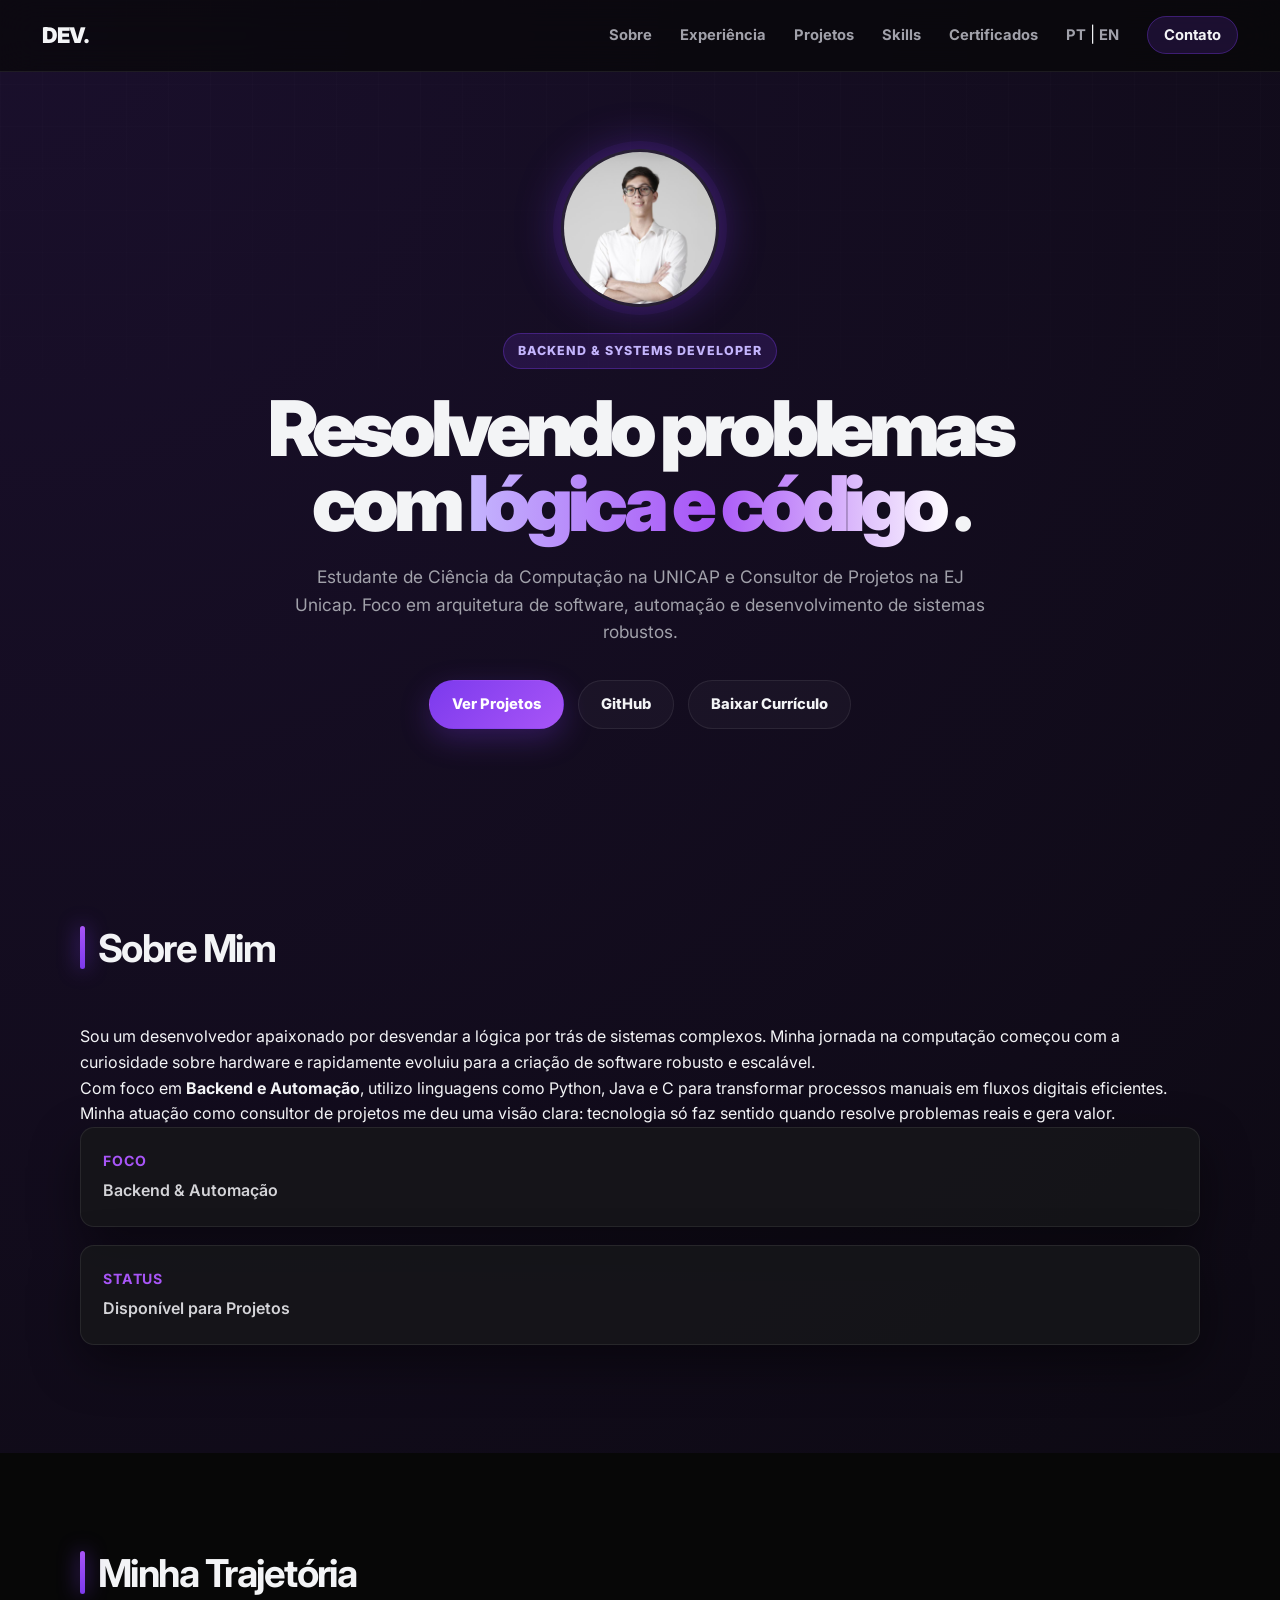
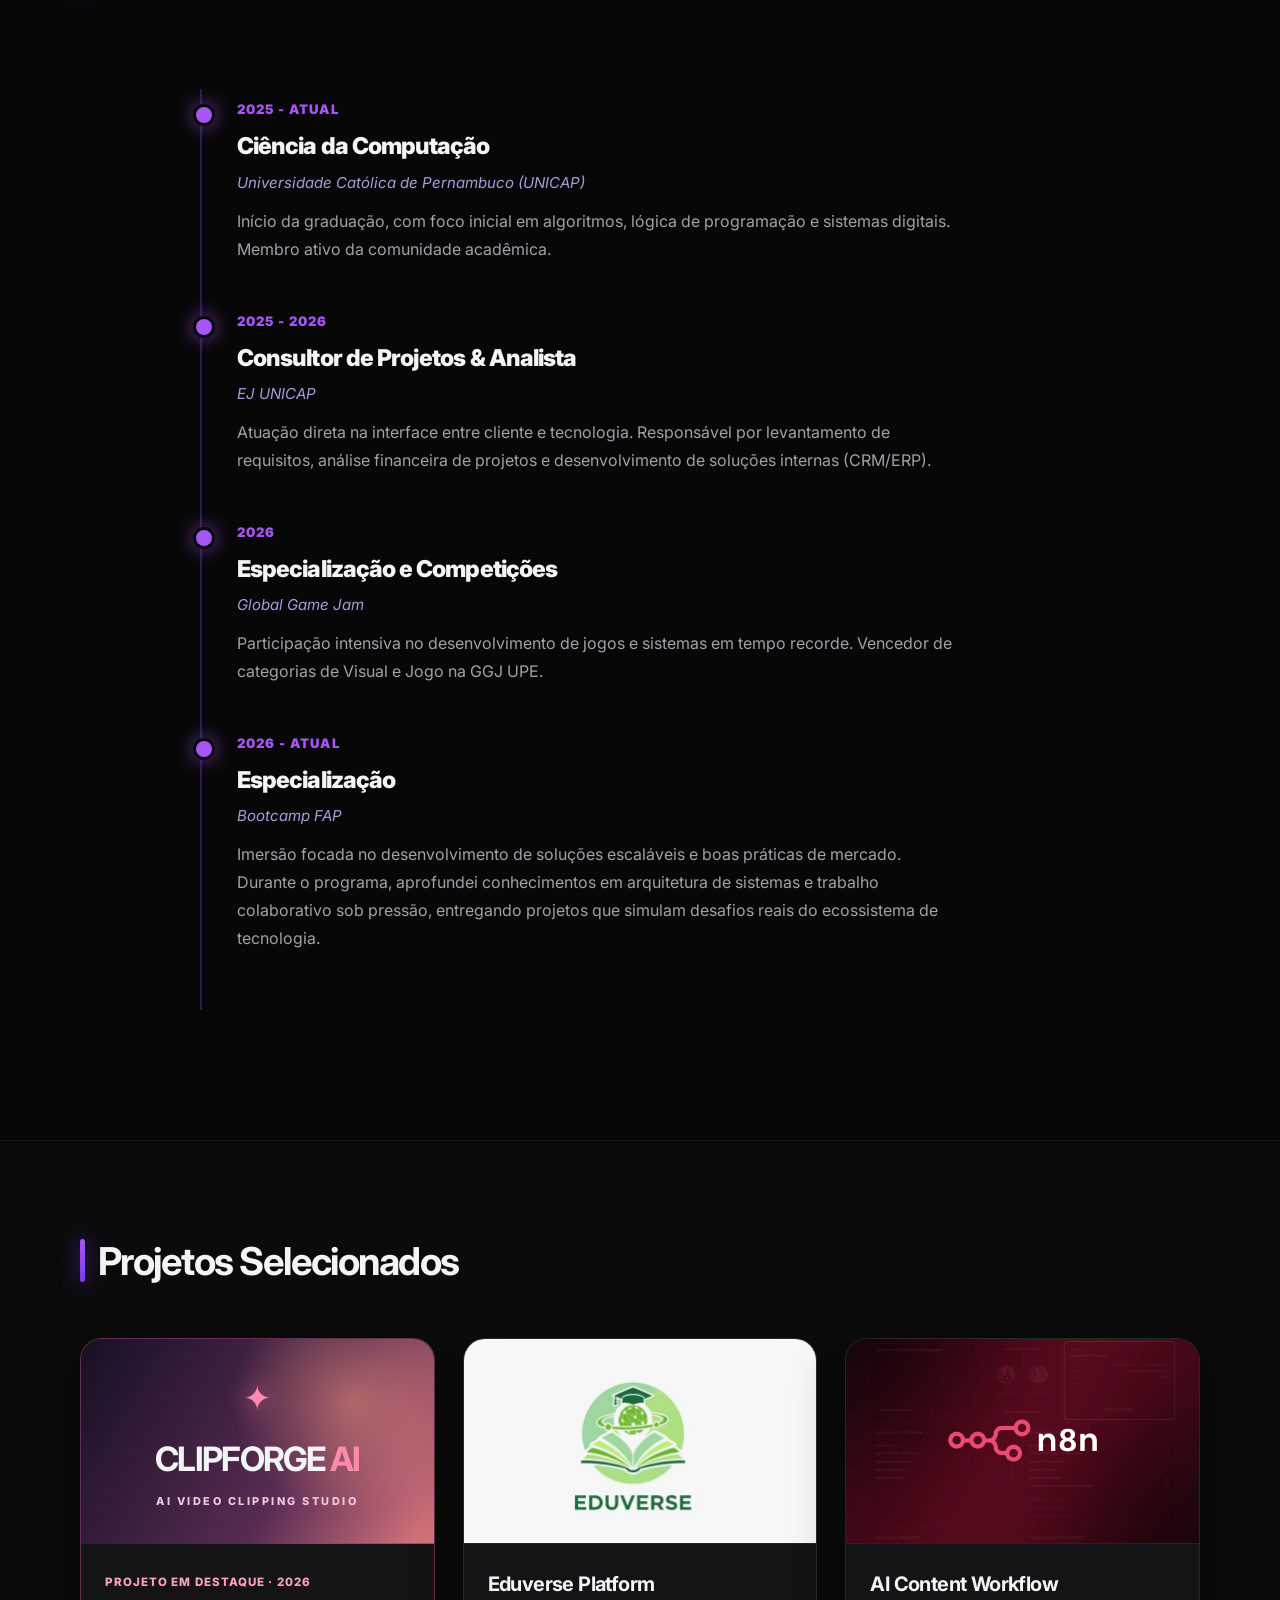
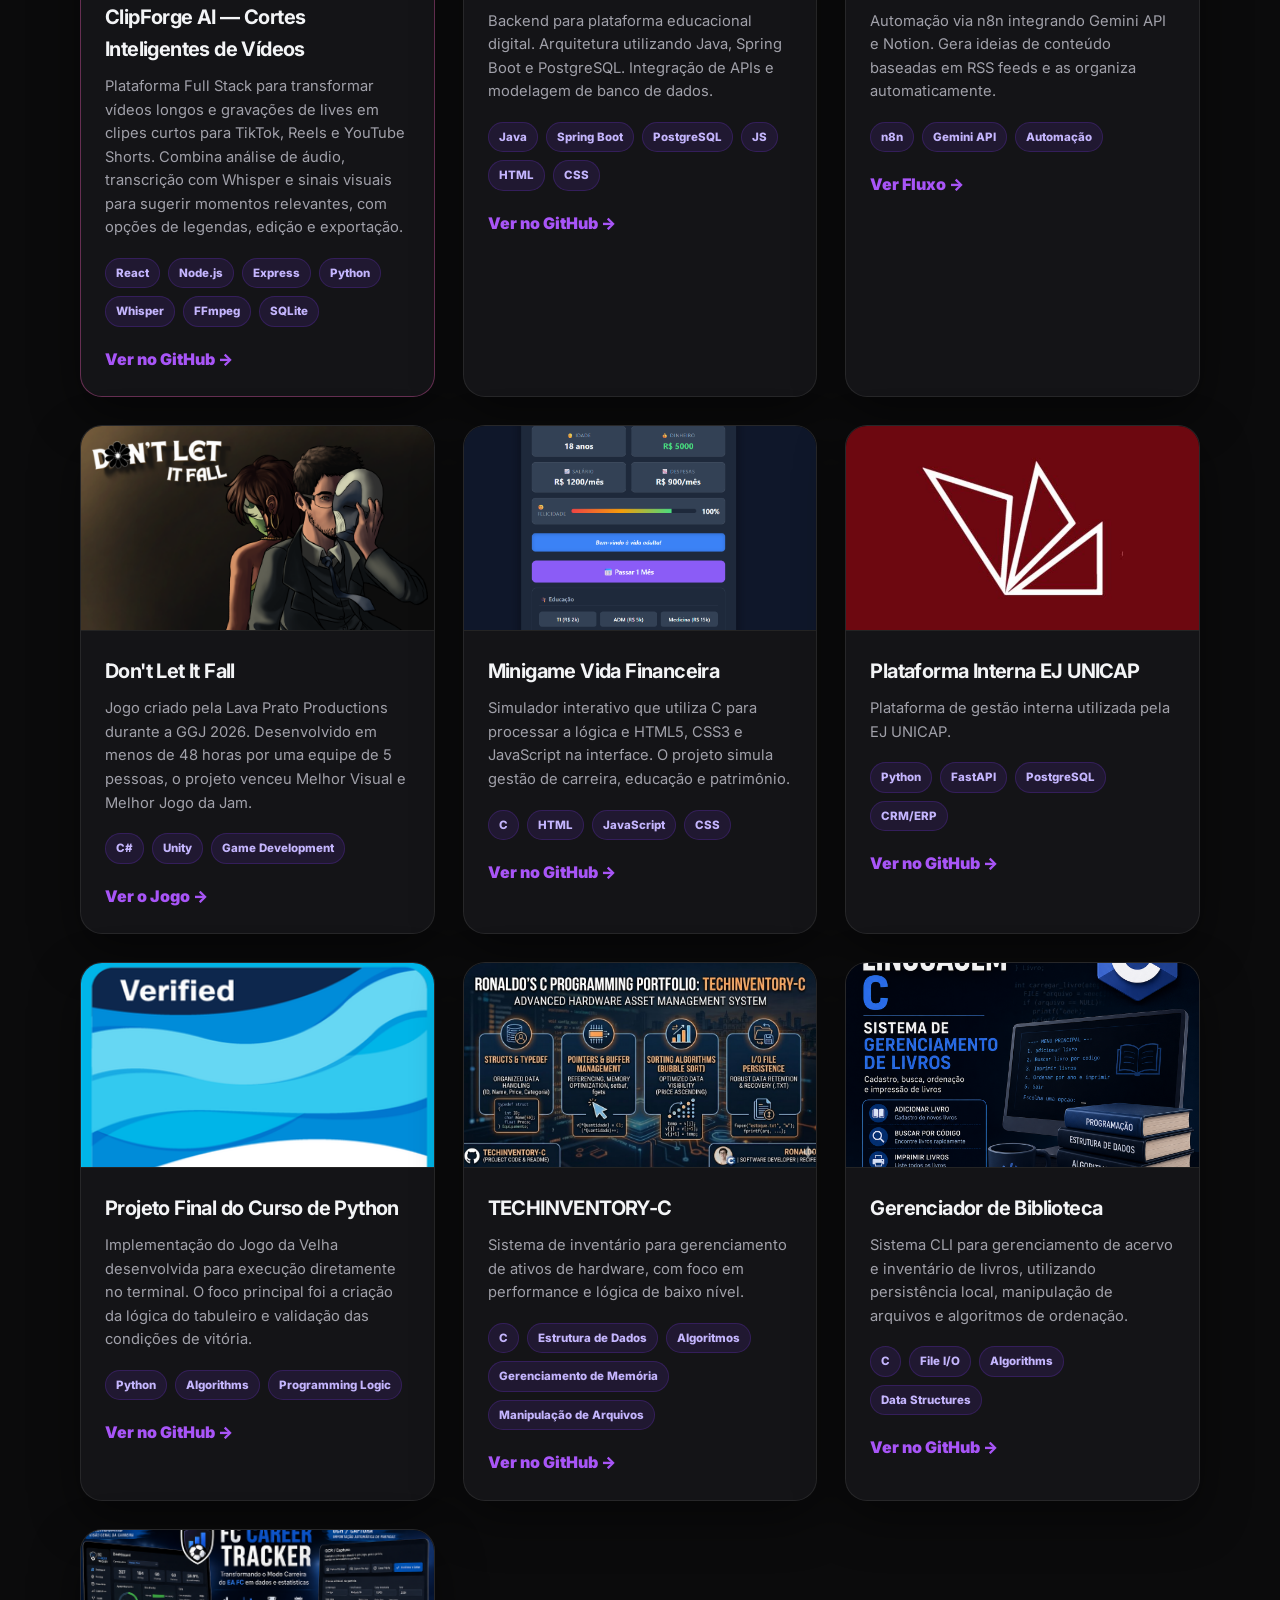
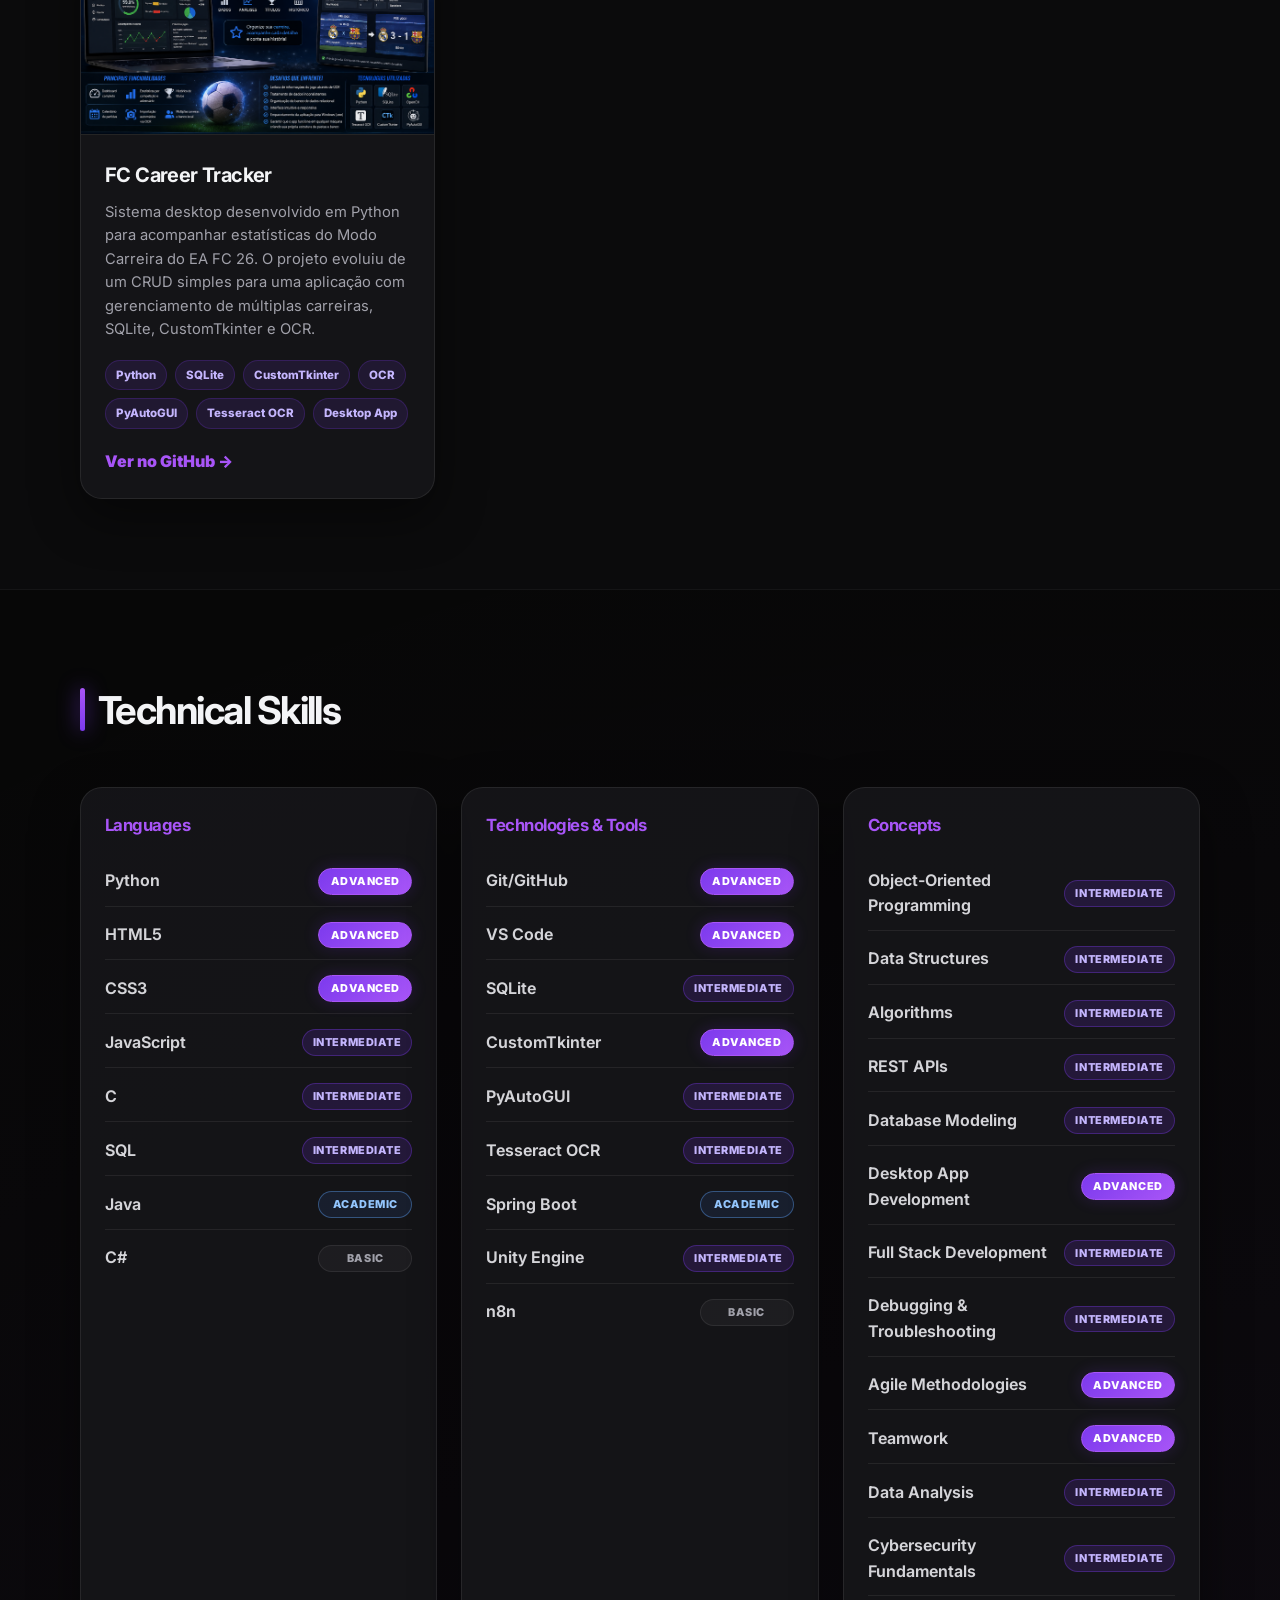
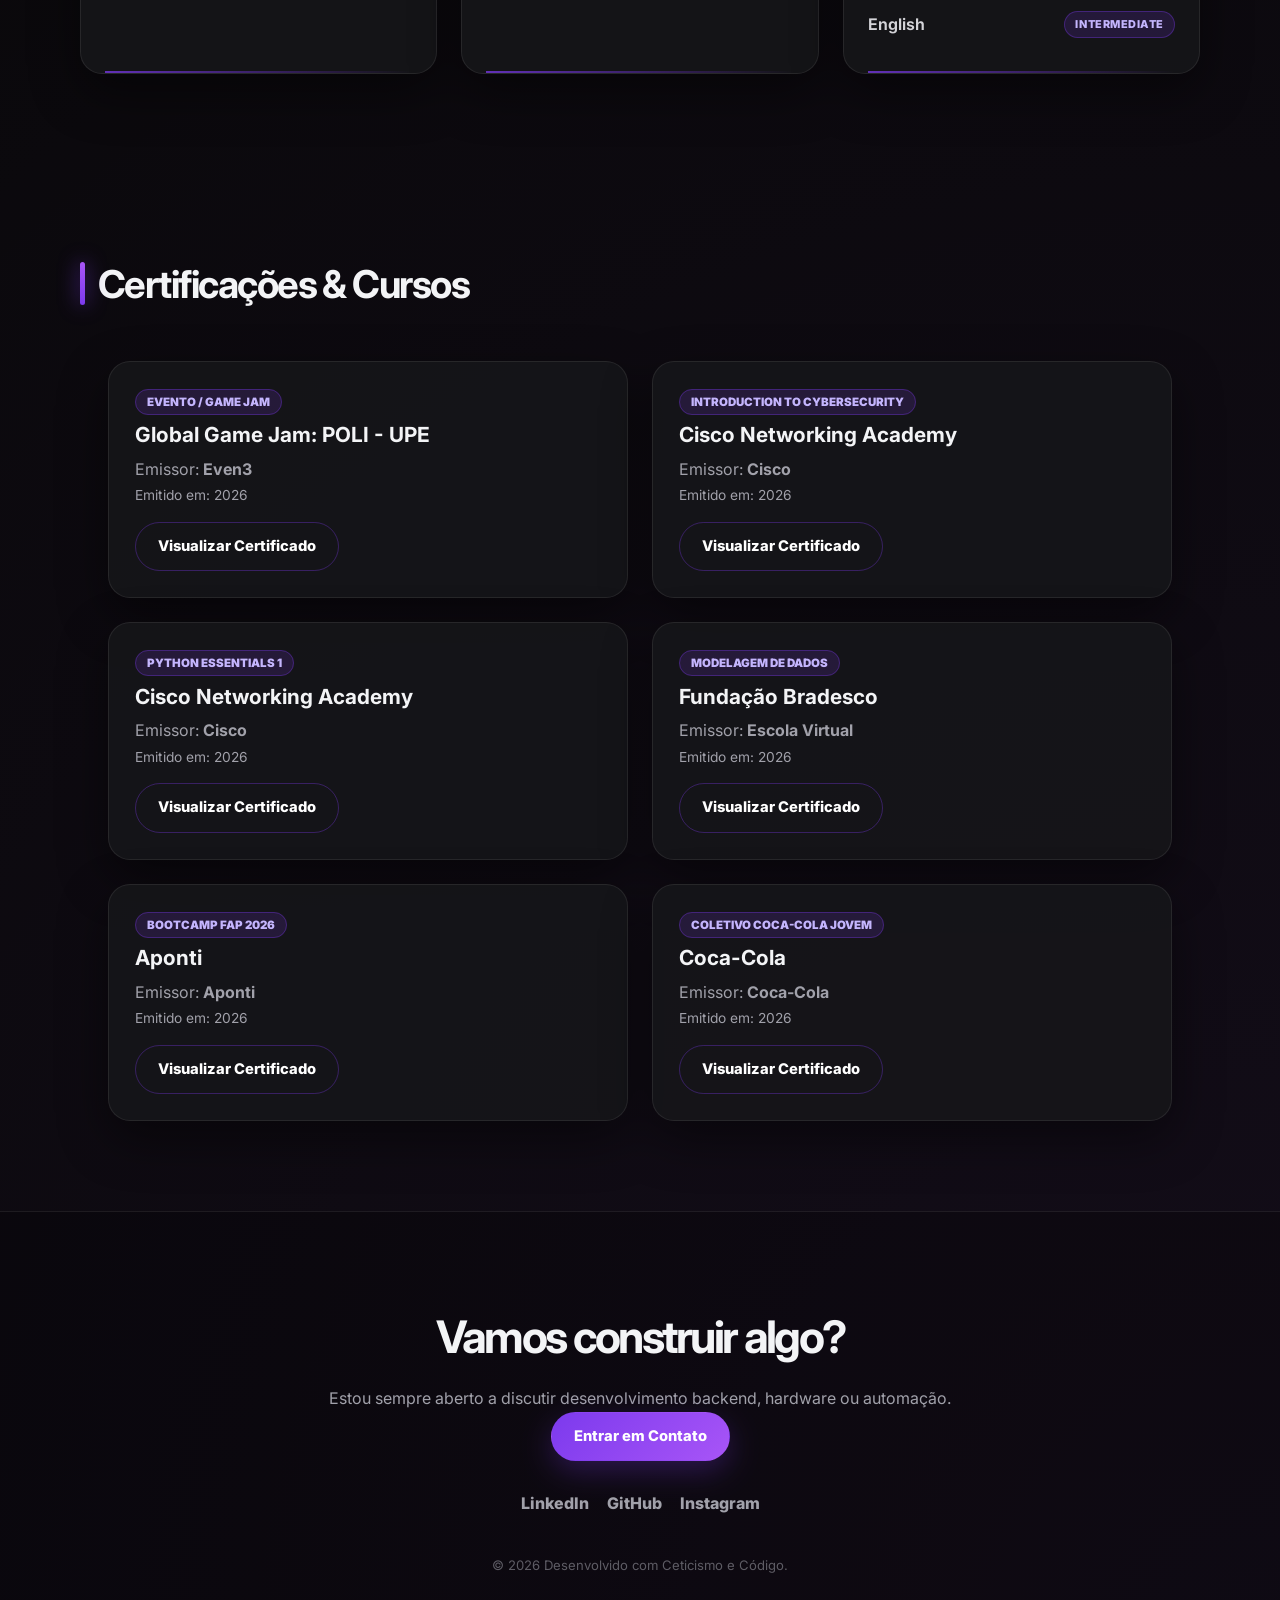
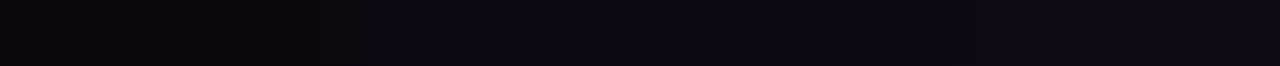
<file: index.html>
<!DOCTYPE html>
<html lang="pt-BR">

<head>
    <meta charset="UTF-8">
    <meta name="viewport" content="width=device-width, initial-scale=1.0">

    <title>Portfólio | Consultor & Desenvolvedor</title>

    <link rel="stylesheet" href="/css/style-premium.css">

    <link
        href="https://fonts.googleapis.com/css2?family=Inter:wght@400;600;800&display=swap"
        rel="stylesheet"
    >
</head>

<body>

    <!-- =========================
         NAVBAR
    ========================== -->

    <nav class="navbar">

        <div class="logo">DEV.</div>

        <ul class="nav-links">

            <li><a href="#about">Sobre</a></li>
            <li><a href="#experience">Experiência</a></li>
            <li><a href="#projects">Projetos</a></li>
            <li><a href="#skills">Skills</a></li>
            <li><a href="#certifications">Certificados</a></li>

            <li class="lang-switch">
                <a href="index.html">PT</a> |
                <a href="index_en.html" class="active">EN</a>
            </li>

            <li>
                <a href="#contact" class="btn-contact">
                    Contato
                </a>
            </li>

        </ul>

    </nav>


    <!-- =========================
         HERO
    ========================== -->

    <header class="hero">

        <div class="hero-content">

            <div class="profile-container">

                <img
                    src="./assets/imagens/perfil.jpg"
                    alt="Foto de Perfil"
                    class="profile-pic"
                >

            </div>

            <span class="badge">
                Backend & Systems Developer
            </span>

            <h1>
                Resolvendo problemas com
                <span class="highlight">
                    lógica e código
                </span>.
            </h1>

            <p>
                Estudante de Ciência da Computação na UNICAP e Consultor
                de Projetos na EJ Unicap. Foco em arquitetura de software,
                automação e desenvolvimento de sistemas robustos.
            </p>

            <div class="cta-group">

                <a href="#projects" class="btn-primary">
                    Ver Projetos
                </a>

                <a
                    href="https://github.com/ronaldomalta"
                    target="_blank"
                    class="btn-secondary"
                >
                    GitHub
                </a>

                <a
                    href="./assets/curriculo.pdf"
                    download
                    class="btn-cv"
                >
                    Baixar Currículo
                </a>

            </div>

        </div>

    </header>


    <!-- =========================
         SOBRE
    ========================== -->

    <section id="about" class="section">

        <div class="container">

            <h2>Sobre Mim</h2>

            <div class="about-content">

                <div class="about-text">

                    <p>
                        Sou um desenvolvedor apaixonado por desvendar a lógica
                        por trás de sistemas complexos. Minha jornada na
                        computação começou com a curiosidade sobre hardware e
                        rapidamente evoluiu para a criação de software robusto
                        e escalável.
                    </p>

                    <p>
                        Com foco em <strong>Backend e Automação</strong>,
                        utilizo linguagens como Python, Java e C para transformar
                        processos manuais em fluxos digitais eficientes.
                        Minha atuação como consultor de projetos me deu uma visão
                        clara: tecnologia só faz sentido quando resolve problemas
                        reais e gera valor.
                    </p>

                </div>

                <div class="about-stats">

                    <div class="stat-card">
                        <h3>Foco</h3>
                        <p>Backend & Automação</p>
                    </div>

                    <div class="stat-card">
                        <h3>Status</h3>
                        <p>Disponível para Projetos</p>
                    </div>

                </div>

            </div>

        </div>

    </section>


    <!-- =========================
         TRAJETÓRIA
    ========================== -->

    <section
        id="experience"
        class="section timeline-section"
    >

        <div class="container">

            <h2>Minha Trajetória</h2>

            <div class="timeline-scroll"></div>

            <div class="timeline">

                <div class="timeline-item">

                    <div class="timeline-date">
                        2025 - Atual
                    </div>

                    <div class="timeline-content">

                        <h3>Ciência da Computação</h3>

                        <span>
                            Universidade Católica de Pernambuco (UNICAP)
                        </span>

                        <p>
                            Início da graduação, com foco inicial em algoritmos,
                            lógica de programação e sistemas digitais.
                            Membro ativo da comunidade acadêmica.
                        </p>

                    </div>

                </div>


                <div class="timeline-item">

                    <div class="timeline-date">
                        2025 - 2026
                    </div>

                    <div class="timeline-content">

                        <h3>
                            Consultor de Projetos & Analista
                        </h3>

                        <span>
                            EJ UNICAP
                        </span>

                        <p>
                            Atuação direta na interface entre cliente e tecnologia.
                            Responsável por levantamento de requisitos,
                            análise financeira de projetos e desenvolvimento
                            de soluções internas (CRM/ERP).
                        </p>

                    </div>

                </div>


                <div class="timeline-item">

                    <div class="timeline-date">
                        2026
                    </div>

                    <div class="timeline-content">

                        <h3>
                            Especialização e Competições
                        </h3>

                        <span>
                            Global Game Jam
                        </span>

                        <p>
                            Participação intensiva no desenvolvimento de jogos
                            e sistemas em tempo recorde. Vencedor de categorias
                            de Visual e Jogo na GGJ UPE.
                        </p>

                    </div>

                </div>


                <div class="timeline-item">

                    <div class="timeline-date">
                        2026 - Atual
                    </div>

                    <div class="timeline-content">

                        <h3>Especialização</h3>

                        <span>
                            Bootcamp FAP
                        </span>

                        <p>
                            Imersão focada no desenvolvimento de soluções
                            escaláveis e boas práticas de mercado. Durante
                            o programa, aprofundei conhecimentos em arquitetura
                            de sistemas e trabalho colaborativo sob pressão,
                            entregando projetos que simulam desafios reais
                            do ecossistema de tecnologia.
                        </p>

                    </div>

                </div>

            </div>

        </div>

    </section>


    <!-- =========================
         PROJETOS
    ========================== -->

    <section
        id="projects"
        class="section bg-dark"
    >

        <div class="container">

            <h2>Projetos Selecionados</h2>

            <div class="project-grid">


                <!-- CLIPFORGE AI -->
                <article class="project-card clipforge-featured">
                    <div class="project-image clipforge-cover" role="img" aria-label="ClipForge AI, ferramenta de geração de clipes com inteligência artificial">
                        <div class="clipforge-cover-content">
                            <span class="clipforge-spark">✦</span>
                            <strong>CLIPFORGE <span>AI</span></strong>
                            <small>AI VIDEO CLIPPING STUDIO</small>
                        </div>
                    </div>
                    <div class="project-info">
                        <span class="clipforge-label">PROJETO EM DESTAQUE · 2026</span>
                        <h3>ClipForge AI — Cortes Inteligentes de Vídeos</h3>
                        <p>
                            Plataforma Full Stack para transformar vídeos longos e gravações de lives
                            em clipes curtos para TikTok, Reels e YouTube Shorts. Combina análise de
                            áudio, transcrição com Whisper e sinais visuais para sugerir momentos
                            relevantes, com opções de legendas, edição e exportação.
                        </p>
                        <div class="tags">
                            <span>React</span><span>Node.js</span><span>Express</span>
                            <span>Python</span><span>Whisper</span><span>FFmpeg</span><span>SQLite</span>
                        </div>
                        <a href="https://github.com/ronaldomalta/clipforge-ai"
                           class="link-arrow" target="_blank" rel="noopener noreferrer">
                            Ver no GitHub &rarr;
                        </a>
                    </div>
                </article>

                <!-- EDUVERSE -->

                <article class="project-card">

                    <div class="project-image">

                        <img
                            src="./assets/imagens/eduverse.jpg"
                            alt="Eduverse Platform"
                            class="img-fluid"
                        >

                    </div>

                    <div class="project-info">

                        <h3>Eduverse Platform</h3>

                        <p>
                            Backend para plataforma educacional digital.
                            Arquitetura utilizando Java, Spring Boot e PostgreSQL.
                            Integração de APIs e modelagem de banco de dados.
                        </p>

                        <div class="tags">
                            <span>Java</span>
                            <span>Spring Boot</span>
                            <span>PostgreSQL</span>
                            <span>JS</span>
                            <span>HTML</span>
                            <span>CSS</span>
                        </div>

                        <a
                            href="https://github.com/ronaldomalta/eduverse-front.git"
                            class="link-arrow"
                            target="_blank"
                        >
                            Ver no GitHub &rarr;
                        </a>

                    </div>

                </article>


                <!-- N8N -->

                <article class="project-card">

                    <div class="project-image">

                        <img
                            src="./assets/imagens/n8n-workflow.jpg"
                            alt="AI Content Workflow"
                            class="img-fluid"
                        >

                    </div>

                    <div class="project-info">

                        <h3>AI Content Workflow</h3>

                        <p>
                            Automação via n8n integrando Gemini API e Notion.
                            Gera ideias de conteúdo baseadas em RSS feeds
                            e as organiza automaticamente.
                        </p>

                        <div class="tags">
                            <span>n8n</span>
                            <span>Gemini API</span>
                            <span>Automação</span>
                        </div>

                        <a href="#" class="link-arrow">
                            Ver Fluxo &rarr;
                        </a>

                    </div>

                </article>


                <!-- GAME JAM -->

                <article class="project-card">

                    <div class="project-image">

                        <img
                            src="/assets/imagens/dontletitfallcape.png"
                            alt="Don't Let It Fall"
                            class="img-fluid"
                        >

                    </div>

                    <div class="project-info">

                        <h3>Don't Let It Fall</h3>

                        <p>
                            Jogo criado pela Lava Prato Productions durante
                            a GGJ 2026. Desenvolvido em menos de 48 horas
                            por uma equipe de 5 pessoas, o projeto venceu
                            Melhor Visual e Melhor Jogo da Jam.
                        </p>

                        <div class="tags">
                            <span>C#</span>
                            <span>Unity</span>
                            <span>Game Development</span>
                        </div>

                        <a
                            href="https://globalgamejam.org/games/2026/dont-let-it-fall-1"
                            class="link-arrow"
                            target="_blank"
                        >
                            Ver o Jogo &rarr;
                        </a>

                    </div>

                </article>


                <!-- MINIGAME -->

                <article class="project-card">

                    <div class="project-image">

                        <img
                            src="/assets/imagens/minigame.jpg"
                            alt="Minigame Vida Financeira"
                            class="img-fluid"
                        >

                    </div>

                    <div class="project-info">

                        <h3>Minigame Vida Financeira</h3>

                        <p>
                            Simulador interativo que utiliza C para processar
                            a lógica e HTML5, CSS3 e JavaScript na interface.
                            O projeto simula gestão de carreira, educação
                            e patrimônio.
                        </p>

                        <div class="tags">
                            <span>C</span>
                            <span>HTML</span>
                            <span>JavaScript</span>
                            <span>CSS</span>
                        </div>

                        <a
                            href="https://github.com/ronaldomalta/minigame-financeiro.git"
                            class="link-arrow"
                            target="_blank"
                        >
                            Ver no GitHub &rarr;
                        </a>

                    </div>

                </article>


                <!-- EJ UNICAP -->

                <article class="project-card">

                    <div class="project-image">

                        <img
                            src="/assets/imagens/empresajuniur.png"
                            alt="Plataforma interna EJ UNICAP"
                            class="img-fluid"
                        >

                    </div>

                    <div class="project-info">

                        <h3>Plataforma Interna EJ UNICAP</h3>

                        <p>
                            Plataforma de gestão interna utilizada
                            pela EJ UNICAP.
                        </p>

                        <div class="tags">
                            <span>Python</span>
                            <span>FastAPI</span>
                            <span>PostgreSQL</span>
                            <span>CRM/ERP</span>
                        </div>

                        <a
                            href="https://github.com/organizations/EJUnicap-org"
                            class="link-arrow"
                            target="_blank"
                        >
                            Ver no GitHub &rarr;
                        </a>

                    </div>

                </article>


                <!-- PYTHON -->

                <article class="project-card">

                    <div class="project-image">

                        <img
                            src="/assets/imagens/python.png"
                            alt="Projeto Python"
                            class="img-fluid"
                        >

                    </div>

                    <div class="project-info">

                        <h3>Projeto Final do Curso de Python</h3>

                        <p>
                            Implementação do Jogo da Velha desenvolvida
                            para execução diretamente no terminal.
                            O foco principal foi a criação da lógica
                            do tabuleiro e validação das condições de vitória.
                        </p>

                        <div class="tags">
                            <span>Python</span>
                            <span>Algorithms</span>
                            <span>Programming Logic</span>
                        </div>

                        <a
                            href="https://github.com/ronaldomalta/python-essentials-final-project.git"
                            class="link-arrow"
                            target="_blank"
                        >
                            Ver no GitHub &rarr;
                        </a>

                    </div>

                </article>


                <!-- TECH INVENTORY -->

                <article class="project-card">

                    <div class="project-image">

                        <img
                            src="/assets/imagens/TECHINVENTORY-C.jpg"
                            alt="TechInventory C"
                            class="img-fluid"
                        >

                    </div>

                    <div class="project-info">

                        <h3>TECHINVENTORY-C</h3>

                        <p>
                            Sistema de inventário para gerenciamento de ativos
                            de hardware, com foco em performance e lógica
                            de baixo nível.
                        </p>

                        <div class="tags">
                            <span>C</span>
                            <span>Estrutura de Dados</span>
                            <span>Algoritmos</span>
                            <span>Gerenciamento de Memória</span>
                            <span>Manipulação de Arquivos</span>
                        </div>

                        <a
                            href="https://github.com/ronaldomalta/TechInventory-C.git"
                            class="link-arrow"
                            target="_blank"
                        >
                            Ver no GitHub &rarr;
                        </a>

                    </div>

                </article>


                <!-- BIBLIOTECA -->

                <article class="project-card">

                    <div class="project-image">

                        <img
                            src="/assets/imagens/gerenciador de biblioteca.png"
                            alt="Gerenciador de Biblioteca"
                            class="img-fluid"
                        >

                    </div>

                    <div class="project-info">

                        <h3>Gerenciador de Biblioteca</h3>

                        <p>
                            Sistema CLI para gerenciamento de acervo
                            e inventário de livros, utilizando persistência
                            local, manipulação de arquivos e algoritmos
                            de ordenação.
                        </p>

                        <div class="tags">
                            <span>C</span>
                            <span>File I/O</span>
                            <span>Algorithms</span>
                            <span>Data Structures</span>
                        </div>

                        <a
                            href="https://github.com/ronaldomalta/projeto_C_2GQ.git"
                            class="link-arrow"
                            target="_blank"
                        >
                            Ver no GitHub &rarr;
                        </a>

                    </div>

                </article>


                <!-- FC CAREER TRACKER -->

                <article class="project-card">

                    <div class="project-image">

                        <img
                            src="/assets/imagens/fc_carrear.png"
                            alt="FC Career Tracker"
                            class="img-fluid"
                        >

                    </div>

                    <div class="project-info">

                        <h3>FC Career Tracker</h3>

                        <p>
                            Sistema desktop desenvolvido em Python para
                            acompanhar estatísticas do Modo Carreira do EA FC 26.
                            O projeto evoluiu de um CRUD simples para uma
                            aplicação com gerenciamento de múltiplas carreiras,
                            SQLite, CustomTkinter e OCR.
                        </p>

                        <div class="tags">
                            <span>Python</span>
                            <span>SQLite</span>
                            <span>CustomTkinter</span>
                            <span>OCR</span>
                            <span>PyAutoGUI</span>
                            <span>Tesseract OCR</span>
                            <span>Desktop App</span>
                        </div>

                        <a
                            href="https://github.com/ronaldomalta/Career-Analytics-FC.git"
                            class="link-arrow"
                            target="_blank"
                        >
                            Ver no GitHub &rarr;
                        </a>

                    </div>

                </article>

            </div>

        </div>

    </section>


    <!-- =========================
         TECHNICAL SKILLS
    ========================== -->

    <section id="skills" class="section">

        <div class="container">

            <h2>Technical Skills</h2>

            <div class="skills-wrapper">


                <!-- LANGUAGES -->

                <div class="skill-category">

                    <h3>Languages</h3>

                    <ul class="skill-list">

                        <li>
                            Python
                            <span class="skill-level advanced">
                                Advanced
                            </span>
                        </li>

                        <li>
                            HTML5
                            <span class="skill-level advanced">
                                Advanced
                            </span>
                        </li>

                        <li>
                            CSS3
                            <span class="skill-level advanced">
                                Advanced
                            </span>
                        </li>

                        <li>
                            JavaScript
                            <span class="skill-level intermediate">
                                Intermediate
                            </span>
                        </li>

                        <li>
                            C
                            <span class="skill-level intermediate">
                                Intermediate
                            </span>
                        </li>

                        <li>
                            SQL
                            <span class="skill-level intermediate">
                                Intermediate
                            </span>
                        </li>

                        <li>
                            Java
                            <span class="skill-level academic">
                                Academic
                            </span>
                        </li>

                        <li>
                            C#
                            <span class="skill-level basic">
                                Basic
                            </span>
                        </li>

                    </ul>

                </div>


                <!-- TECHNOLOGIES -->

                <div class="skill-category">

                    <h3>Technologies & Tools</h3>

                    <ul class="skill-list">

                        <li>
                            Git/GitHub
                            <span class="skill-level advanced">
                                Advanced
                            </span>
                        </li>

                        <li>
                            VS Code
                            <span class="skill-level advanced">
                                Advanced
                            </span>
                        </li>

                        <li>
                            SQLite
                            <span class="skill-level intermediate">
                                Intermediate
                            </span>
                        </li>

                        <li>
                            CustomTkinter
                            <span class="skill-level advanced">
                                Advanced
                            </span>
                        </li>

                        <li>
                            PyAutoGUI
                            <span class="skill-level intermediate">
                                Intermediate
                            </span>
                        </li>

                        <li>
                            Tesseract OCR
                            <span class="skill-level intermediate">
                                Intermediate
                            </span>
                        </li>

                        <li>
                            Spring Boot
                            <span class="skill-level academic">
                                Academic
                            </span>
                        </li>

                        <li>
                            Unity Engine
                            <span class="skill-level intermediate">
                                Intermediate
                            </span>
                        </li>

                        <li>
                            n8n
                            <span class="skill-level basic">
                                Basic
                            </span>
                        </li>

                    </ul>

                </div>


                <!-- CONCEPTS -->

                <div class="skill-category">

                    <h3>Concepts</h3>

                    <ul class="skill-list">

                        <li>
                            Object-Oriented Programming
                            <span class="skill-level intermediate">
                                Intermediate
                            </span>
                        </li>

                        <li>
                            Data Structures
                            <span class="skill-level intermediate">
                                Intermediate
                            </span>
                        </li>

                        <li>
                            Algorithms
                            <span class="skill-level intermediate">
                                Intermediate
                            </span>
                        </li>

                        <li>
                            REST APIs
                            <span class="skill-level intermediate">
                                Intermediate
                            </span>
                        </li>

                        <li>
                            Database Modeling
                            <span class="skill-level intermediate">
                                Intermediate
                            </span>
                        </li>

                        <li>
                            Desktop App Development
                            <span class="skill-level advanced">
                                Advanced
                            </span>
                        </li>

                        <li>
                            Full Stack Development
                            <span class="skill-level intermediate">
                                Intermediate
                            </span>
                        </li>

                        <li>
                            Debugging & Troubleshooting
                            <span class="skill-level intermediate">
                                Intermediate
                            </span>
                        </li>

                        <li>
                            Agile Methodologies
                            <span class="skill-level advanced">
                                Advanced
                            </span>
                        </li>

                        <li>
                            Teamwork
                            <span class="skill-level advanced">
                                Advanced
                            </span>
                        </li>

                        <li>
                            Data Analysis
                            <span class="skill-level intermediate">
                                Intermediate
                            </span>
                        </li>

                        <li>
                            Cybersecurity Fundamentals
                            <span class="skill-level intermediate">
                                Intermediate
                            </span>
                        </li>

                        <li>
                            English
                            <span class="skill-level intermediate">
                                Intermediate
                            </span>
                        </li>

                    </ul>

                </div>

            </div>

        </div>

    </section>

<!-- =========================
         CERTIFICAÇÕES
    ========================== -->

    <section
        id="certifications"
        class="section"
    >

        <div class="container">

            <h2>Certificações & Cursos</h2>

            <div class="cert-grid">


                <!-- CERTIFICADO 1 -->

                <div class="cert-card">

                    <div class="cert-info">

                        <span class="cert-tag">
                            Evento / Game Jam
                        </span>

                        <h4>
                            Global Game Jam: POLI - UPE
                        </h4>

                        <p>
                            Emissor:
                            <strong>Even3</strong>
                        </p>

                        <span class="cert-date">
                            Emitido em: 2026
                        </span>

                    </div>

                    <div class="cert-actions">

                        <a
                            href="/assets/imagens/certificado gamejam.pdf"
                            target="_blank"
                            class="btn-cert"
                        >
                            Visualizar Certificado
                        </a>

                    </div>

                </div>


                <!-- CERTIFICADO 2 -->

                <div class="cert-card">

                    <div class="cert-info">

                        <span class="cert-tag">
                            Introduction to Cybersecurity
                        </span>

                        <h4>
                            Cisco Networking Academy
                        </h4>

                        <p>
                            Emissor:
                            <strong>Cisco</strong>
                        </p>

                        <span class="cert-date">
                            Emitido em: 2026
                        </span>

                    </div>

                    <div class="cert-actions">

                        <a
                            href="/assets/imagens/cybersecurity.pdf"
                            target="_blank"
                            class="btn-cert"
                        >
                            Visualizar Certificado
                        </a>

                    </div>

                </div>


                <!-- CERTIFICADO 3 -->

                <div class="cert-card">

                    <div class="cert-info">

                        <span class="cert-tag">
                            Python Essentials 1
                        </span>

                        <h4>
                            Cisco Networking Academy
                        </h4>

                        <p>
                            Emissor:
                            <strong>Cisco</strong>
                        </p>

                        <span class="cert-date">
                            Emitido em: 2026
                        </span>

                    </div>

                    <div class="cert-actions">

                        <a
                            href="/assets/imagens/Python.pdf"
                            target="_blank"
                            class="btn-cert"
                        >
                            Visualizar Certificado
                        </a>

                    </div>

                </div>


                <!-- CERTIFICADO 4 -->

                <div class="cert-card">

                    <div class="cert-info">

                        <span class="cert-tag">
                            Modelagem de Dados
                        </span>

                        <h4>
                            Fundação Bradesco
                        </h4>

                        <p>
                            Emissor:
                            <strong>Escola Virtual</strong>
                        </p>

                        <span class="cert-date">
                            Emitido em: 2026
                        </span>

                    </div>

                    <div class="cert-actions">

                        <a
                            href="/assets/imagens/Certificado modelagem de dados.pdf"
                            target="_blank"
                            class="btn-cert"
                        >
                            Visualizar Certificado
                        </a>

                    </div>

                </div>


                <!-- CERTIFICADO 5 -->

                <div class="cert-card">

                    <div class="cert-info">

                        <span class="cert-tag">
                            Bootcamp FAP 2026
                        </span>

                        <h4>
                            Aponti
                        </h4>

                        <p>
                            Emissor:
                            <strong>Aponti</strong>
                        </p>

                        <span class="cert-date">
                            Emitido em: 2026
                        </span>

                    </div>

                    <div class="cert-actions">

                        <a
                            href="/assets/imagens/Turma 02 - C4_Certificado BootCamp.pdf"
                            target="_blank"
                            class="btn-cert"
                        >
                            Visualizar Certificado
                        </a>

                    </div>

                </div>


                <!-- CERTIFICADO 6 -->

                <div class="cert-card">

                    <div class="cert-info">

                        <span class="cert-tag">
                            Coletivo Coca-Cola Jovem
                        </span>

                        <h4>
                            Coca-Cola
                        </h4>

                        <p>
                            Emissor:
                            <strong>Coca-Cola</strong>
                        </p>

                        <span class="cert-date">
                            Emitido em: 2026
                        </span>

                    </div>

                    <div class="cert-actions">

                        <a
                            href="/assets/imagens/Certificado Ronaldo Malta Coletivo Coca-Cola Jovem.pdf"
                            target="_blank"
                            class="btn-cert"
                        >
                            Visualizar Certificado
                        </a>

                    </div>

                </div>

            </div>

        </div>

    </section>


    <!-- =========================
         FOOTER
    ========================== -->

    <footer id="contact">

        <div class="container footer-content">

            <h2>
                Vamos construir algo?
            </h2>

            <p>
                Estou sempre aberto a discutir desenvolvimento
                backend, hardware ou automação.
            </p>

            <a
                href="mailto:ronaldomalta9@gmail.com"
                class="btn-primary"
            >
                Entrar em Contato
            </a>

            <div class="social-links">

                <a
                    href="https://www.linkedin.com/in/ronaldo-malta-583777362/"
                    target="_blank"
                >
                    LinkedIn
                </a>

                <a
                    href="https://github.com/ronaldomalta"
                    target="_blank"
                >
                    GitHub
                </a>

                <a
                    href="https://instagram.com/ronaldomalta.dev"
                    target="_blank"
                >
                    Instagram
                </a>

            </div>

            <p class="copyright">
                &copy; 2026 Desenvolvido com Ceticismo e Código.
            </p>

        </div>

    </footer>

</body>

</html>
</file>
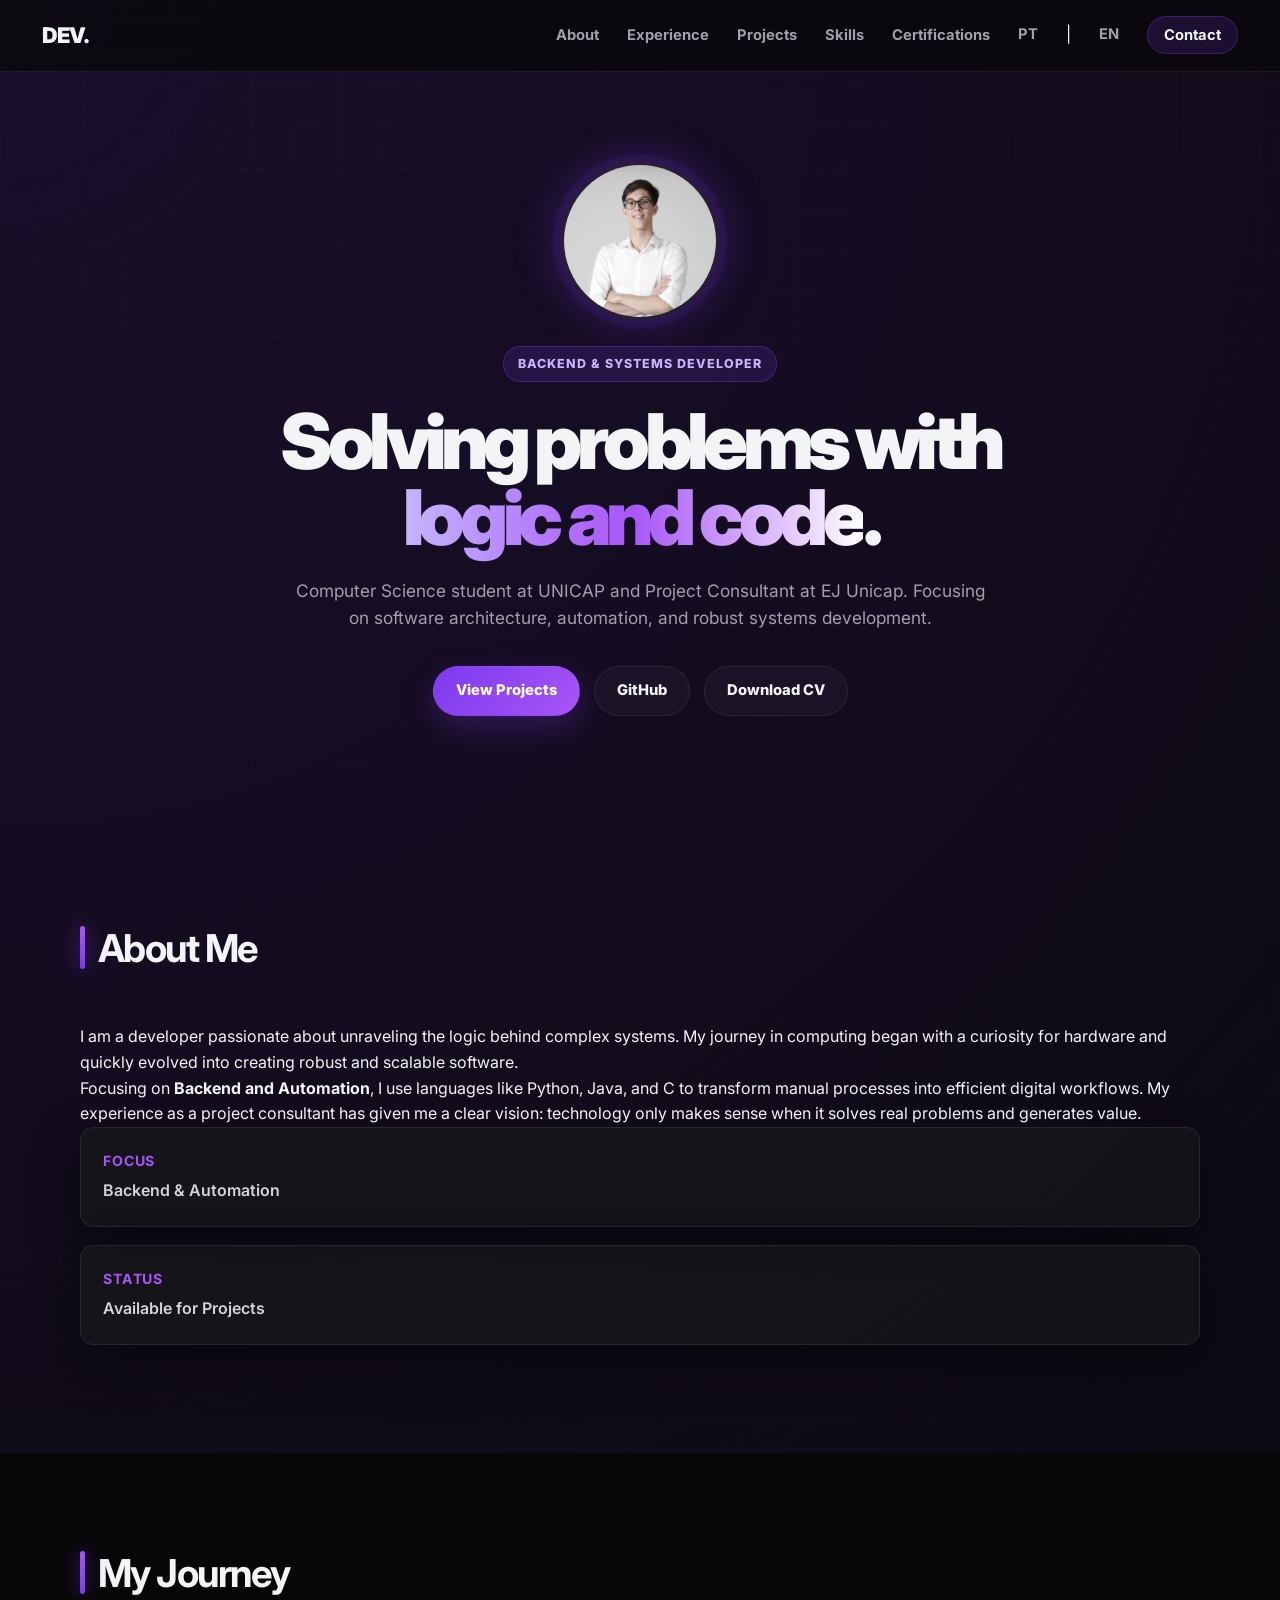
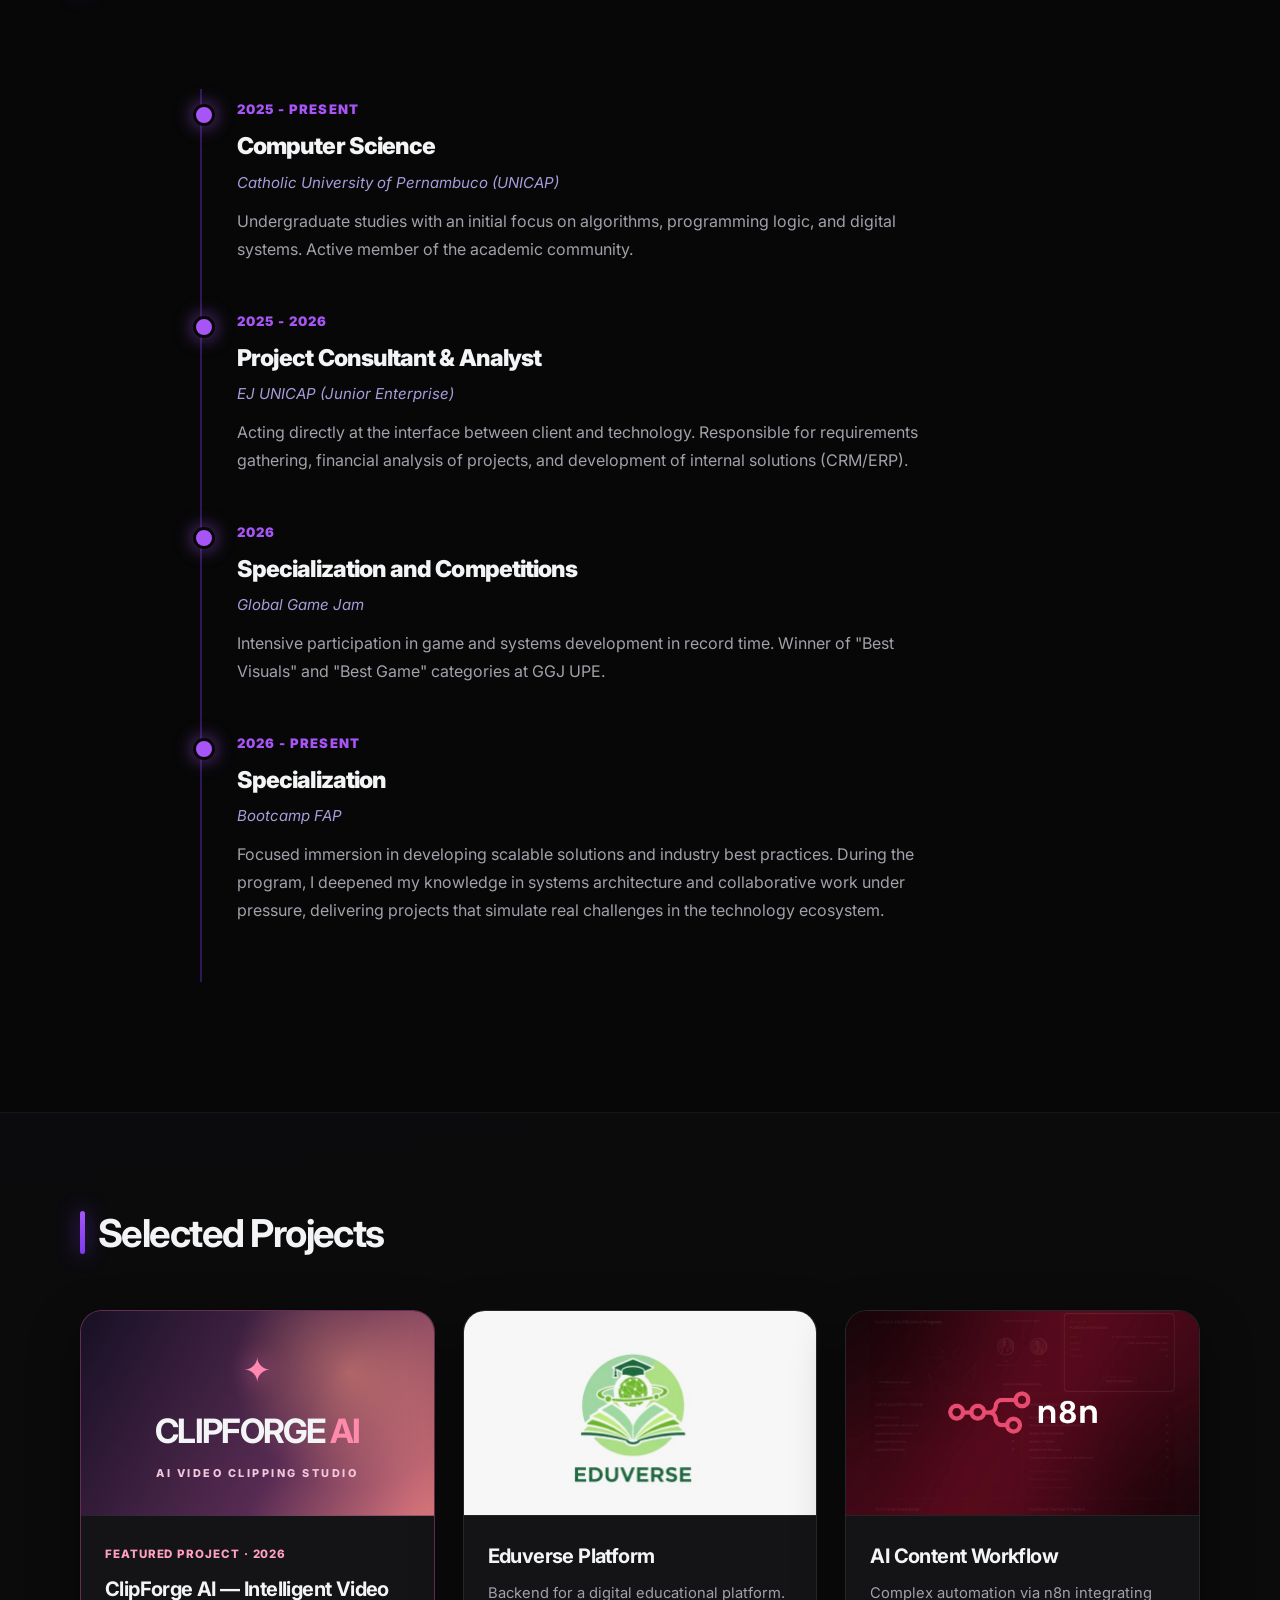
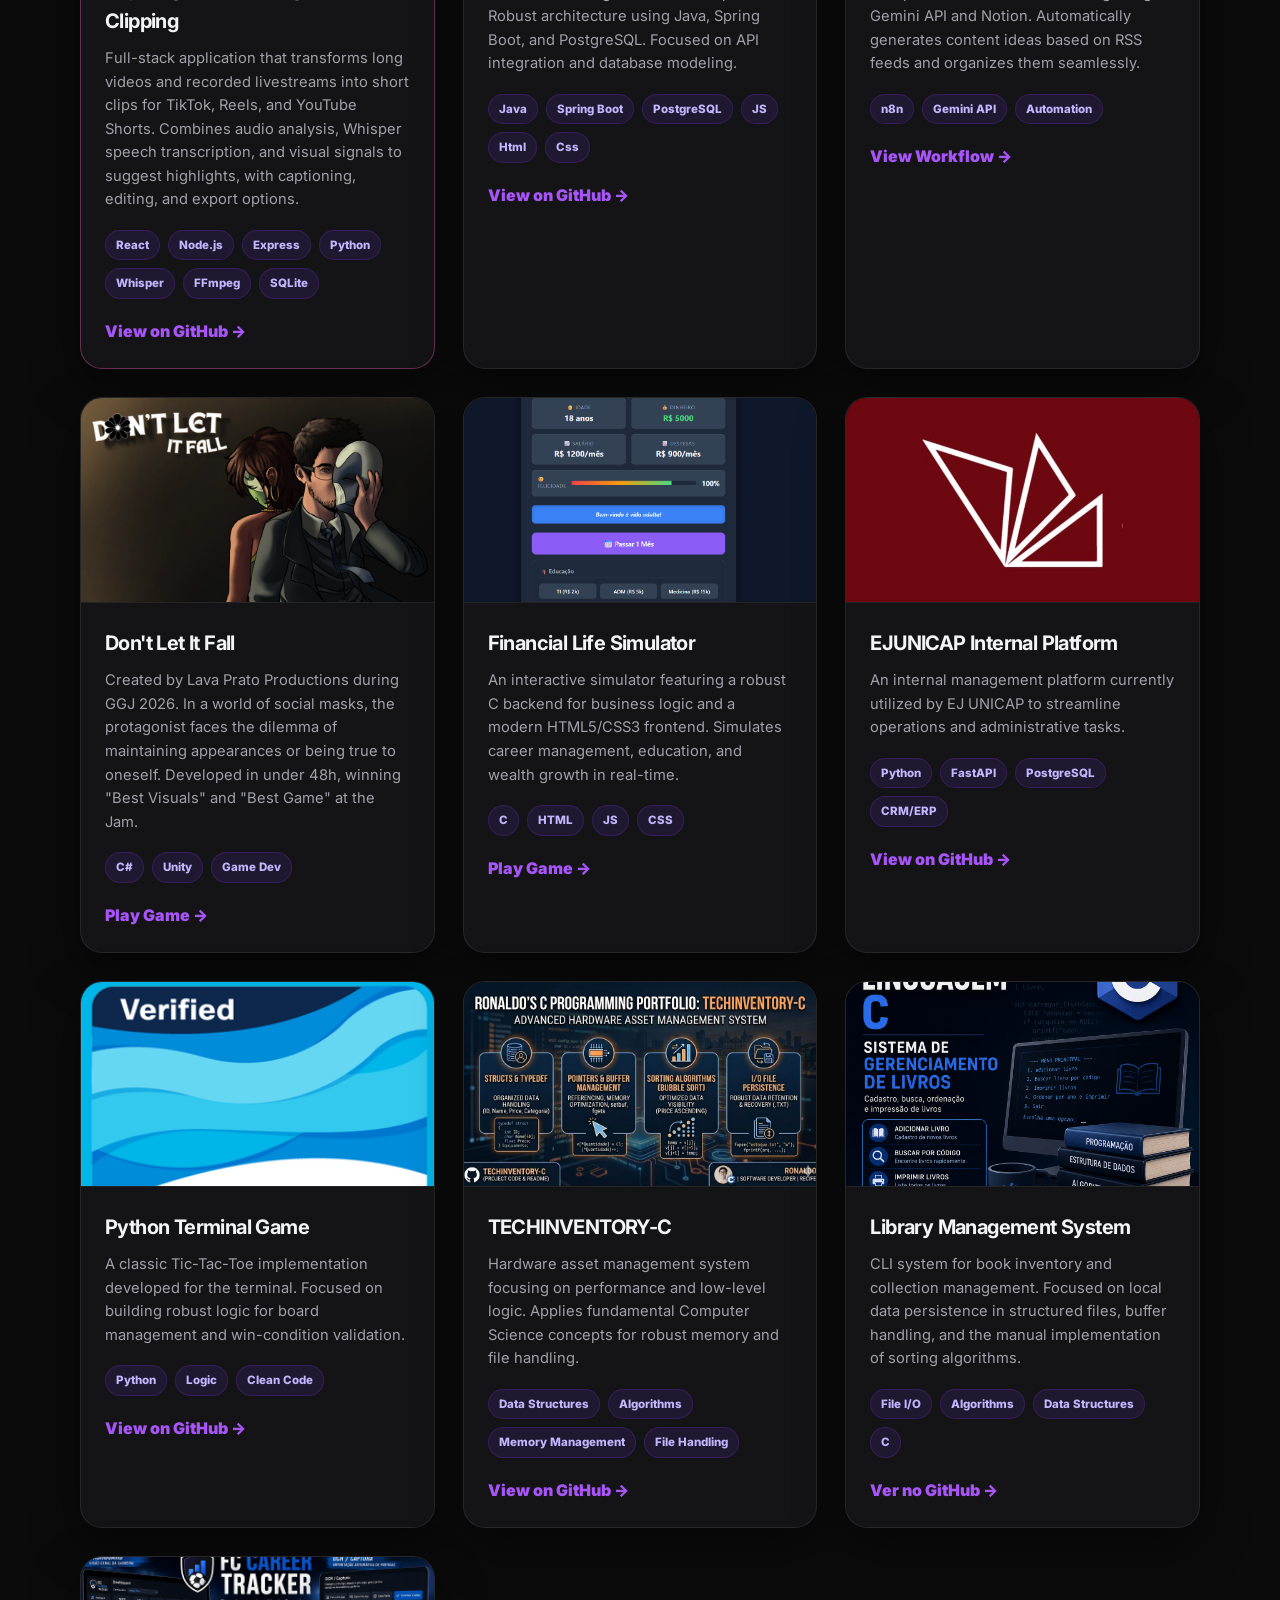
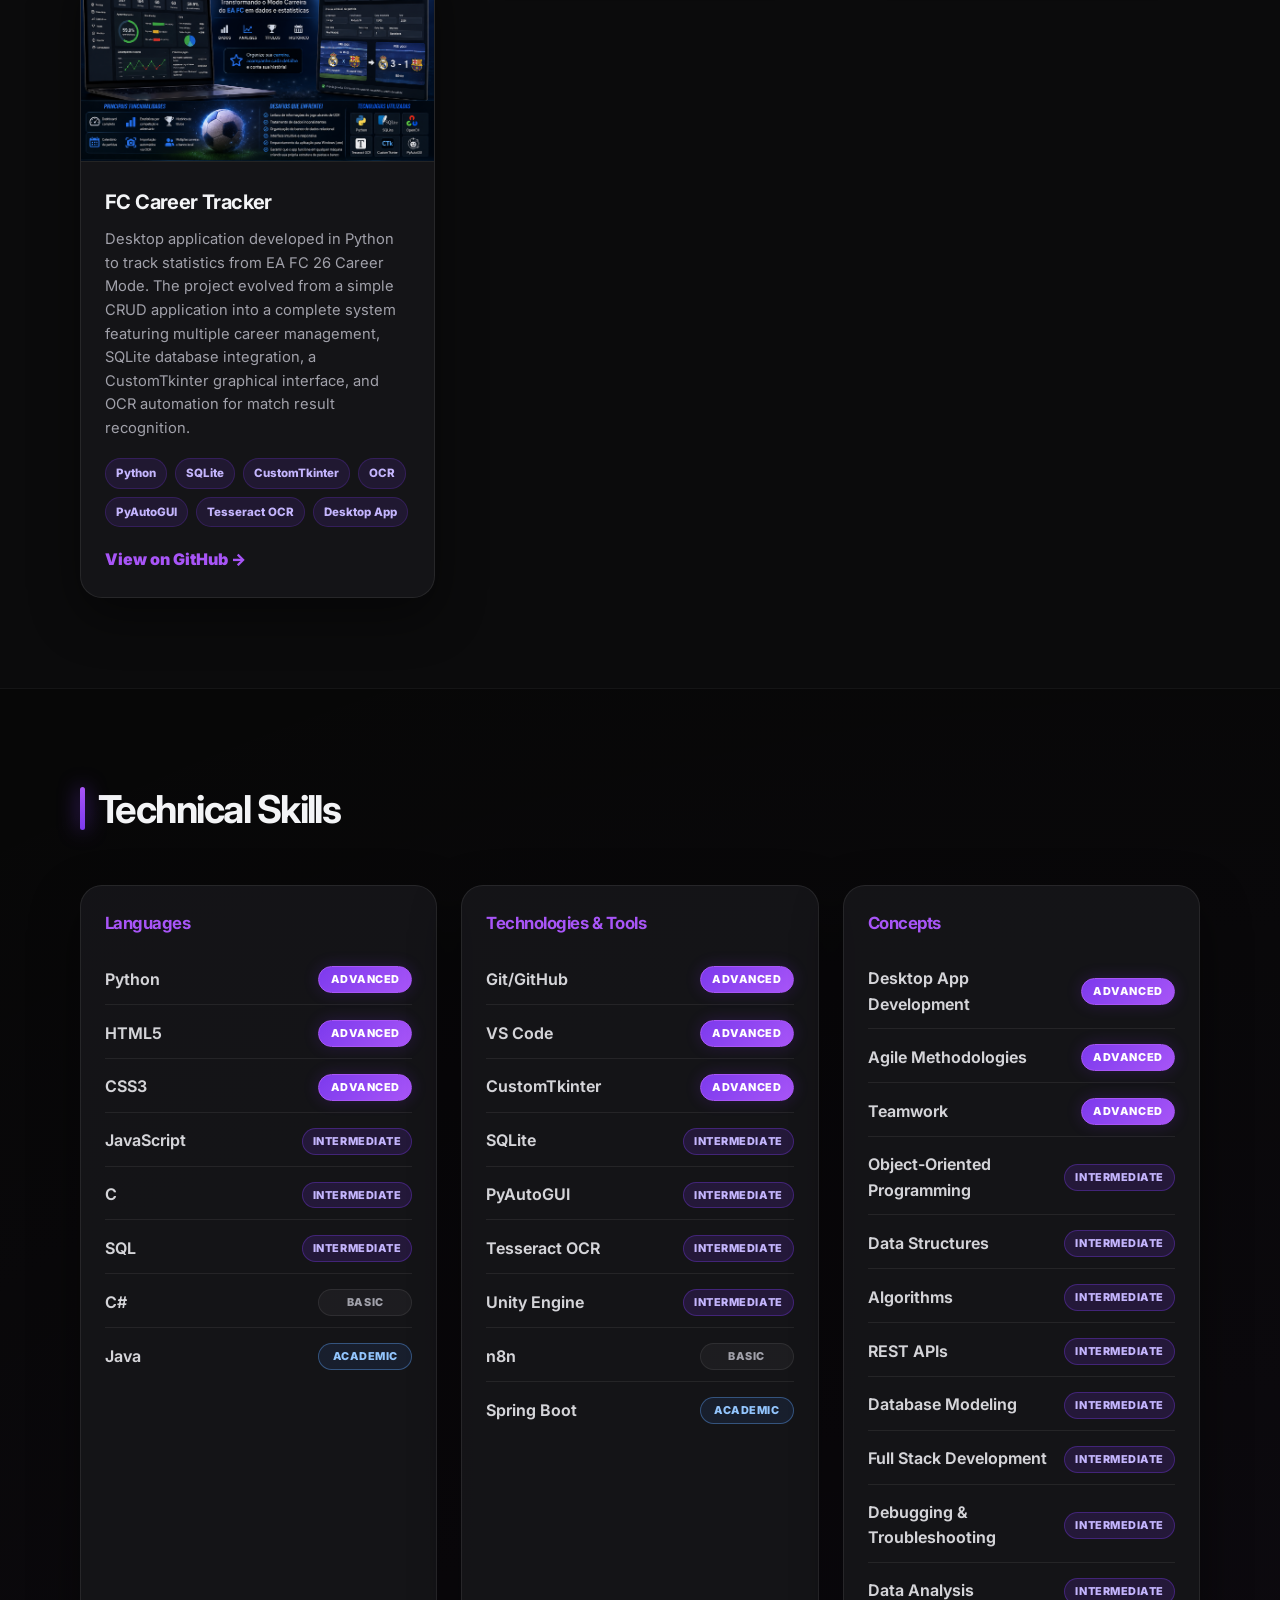
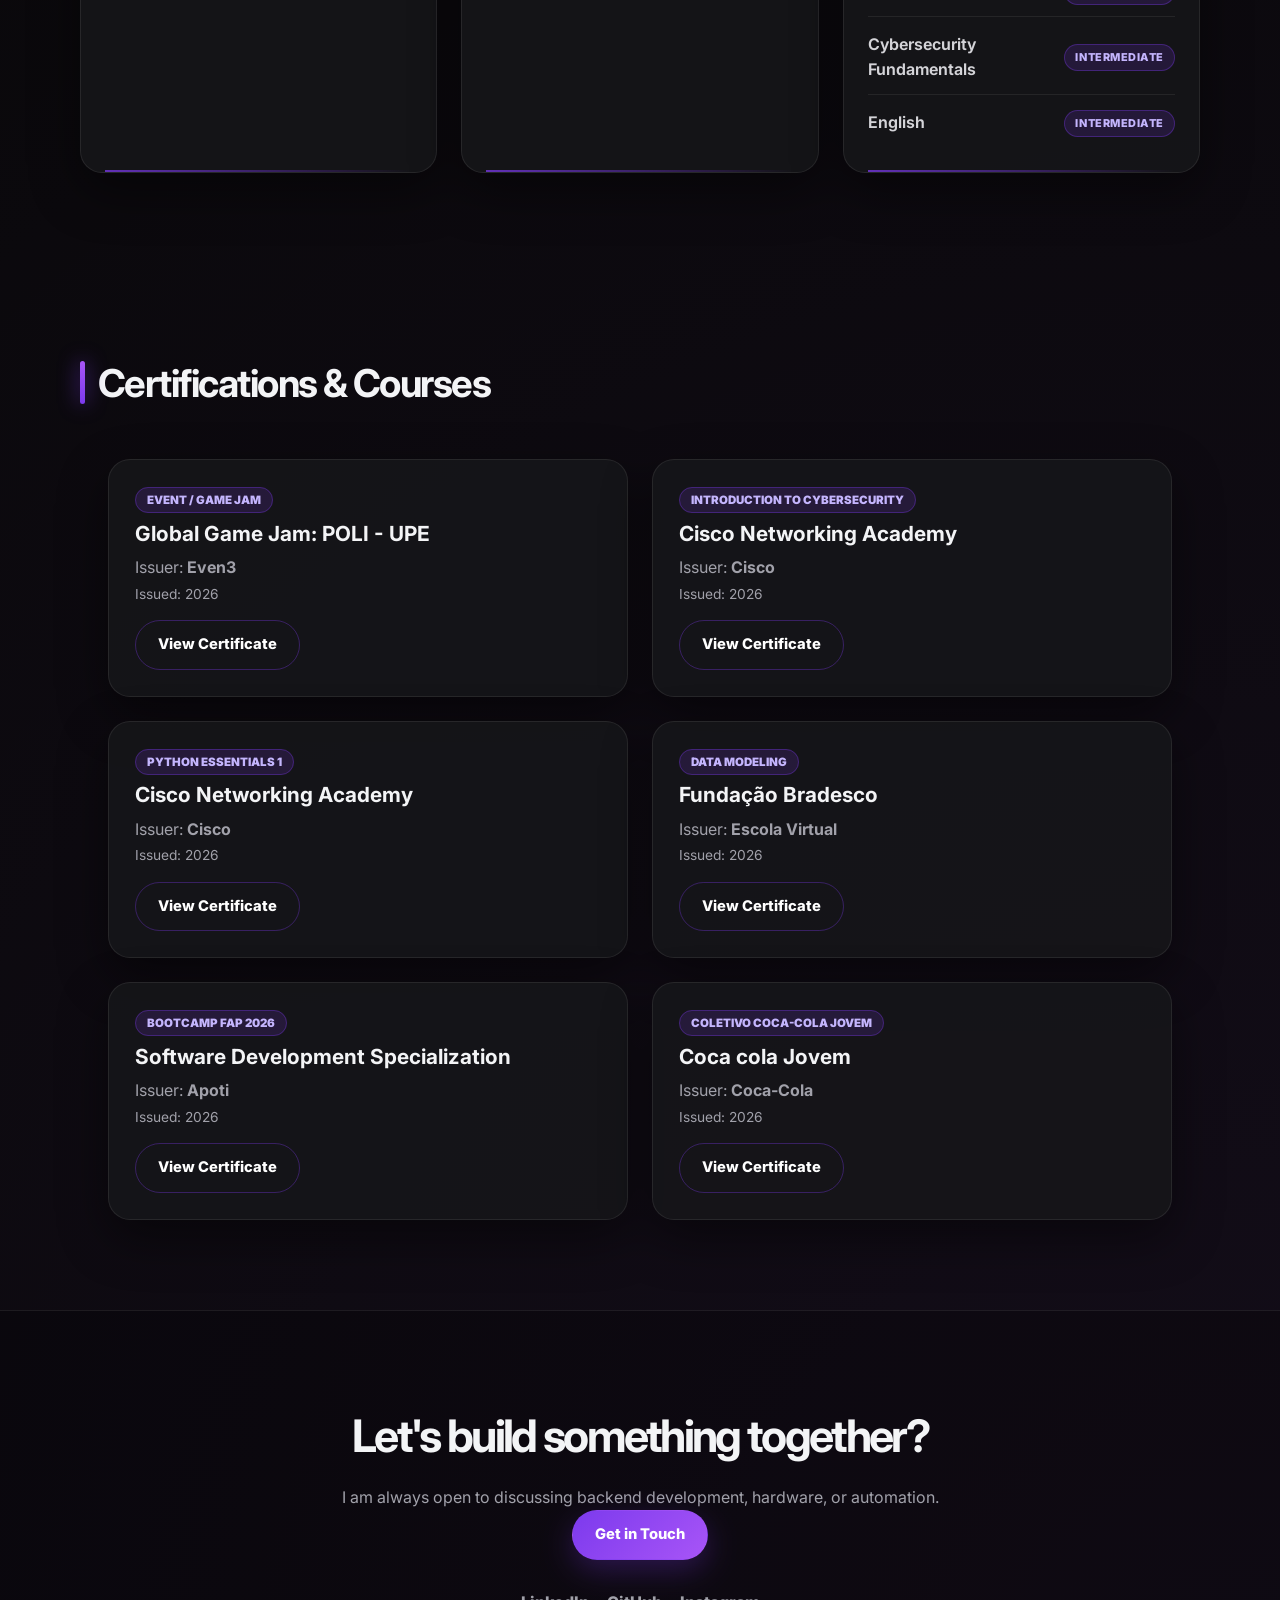
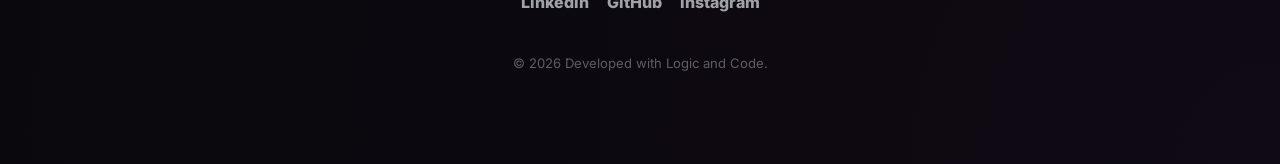
<file: index_en.html>
<!DOCTYPE html>
<html lang="en">
<head>
    <meta charset="UTF-8">
    <meta name="viewport" content="width=device-width, initial-scale=1.0">
    <title>Portfolio | Consultant & Developer</title>
    <link rel="stylesheet" href="/css/style-premium.css">
    <link href="https://fonts.googleapis.com/css2?family=Inter:wght@400;600;800&display=swap" rel="stylesheet">
</head>
<body>

    <nav class="navbar">
        <div class="logo">DEV.</div>
        <ul class="nav-links">
            <li><a href="#about">About</a></li>
            <li><a href="#experience">Experience</a></li>
            <li><a href="#projects">Projects</a></li>
            <li><a href="#skills">Skills</a></li>
            <li><a href="#certifications">Certifications</a></li>
            <a href="index.html">PT</a> | <a href="index_en.html" class="active">EN</a>
            </li>
            <li><a href="#contact" class="btn-contact">Contact</a></li>
        </ul>
    </nav>

   <header class="hero">
        <div class="hero-content">
            
            <div class="profile-container">
                <img src="./assets/imagens/perfil.jpg" alt="Profile Picture" class="profile-pic">
            </div>

            <span class="badge">Backend & Systems Developer</span>
            <h1>Solving problems with <span class="highlight">logic and code</span>.</h1>
            <p>Computer Science student at UNICAP and Project Consultant at EJ Unicap. Focusing on software architecture, automation, and robust systems development.</p>
            <div class="cta-group">
                <a href="#projects" class="btn-primary">View Projects</a>
                <a href="https://github.com/ronaldomalta" target="_blank" class="btn-secondary">GitHub</a>
                <a href="/assets/imagens/_Currículo ronaldo malta ingles.docx.pdf" download class="btn-cv">
                    Download CV
                </a>
            </div>
        </div>
    </header>

    <section id="about" class="section">
    <div class="container">
        <h2>About Me</h2>
        <div class="about-content">
            <div class="about-text">
                <p>
                    I am a developer passionate about unraveling the logic behind complex systems. My journey in computing began with a curiosity for hardware and quickly evolved into creating robust and scalable software.
                </p>
                <p>
                    Focusing on <strong>Backend and Automation</strong>, I use languages like Python, Java, and C to transform manual processes into efficient digital workflows. My experience as a project consultant has given me a clear vision: technology only makes sense when it solves real problems and generates value.
                </p>
            </div>
            <div class="about-stats">
                <div class="stat-card">
                    <h3>Focus</h3>
                    <p>Backend & Automation</p>
                </div>
                <div class="stat-card">
                    <h3>Status</h3>
                    <p>Available for Projects</p>
                </div>
            </div>
        </div>
    </div>
</section>

    <section id="experience" class="section timeline-section">
    <div class="container">
        <h2>My Journey</h2>
        <div class="timeline-scroll"></div>
        <div class="timeline">
            
            <div class="timeline-item">
                <div class="timeline-date">2025 - Present</div>
                <div class="timeline-content">
                    <h3>Computer Science</h3>
                    <span>Catholic University of Pernambuco (UNICAP)</span>
                    <p>Undergraduate studies with an initial focus on algorithms, programming logic, and digital systems. Active member of the academic community.</p>
                </div>
            </div>

            <div class="timeline-item">
                <div class="timeline-date">2025 - 2026</div>
                <div class="timeline-content">
                    <h3>Project Consultant & Analyst</h3>
                    <span>EJ UNICAP (Junior Enterprise)</span>
                    <p>Acting directly at the interface between client and technology. Responsible for requirements gathering, financial analysis of projects, and development of internal solutions (CRM/ERP).</p>
                </div>
            </div>

            <div class="timeline-item">
                <div class="timeline-date">2026</div>
                <div class="timeline-content">
                    <h3>Specialization and Competitions</h3>
                    <span>Global Game Jam</span>
                    <p>Intensive participation in game and systems development in record time. Winner of "Best Visuals" and "Best Game" categories at GGJ UPE.</p>
                </div>
            </div>

            <div class="timeline-item">
                <div class="timeline-date">2026 - Present</div>
                <div class="timeline-content">
                    <h3>Specialization</h3>
                    <span>Bootcamp FAP</span>
                    <p>Focused immersion in developing scalable solutions and industry best practices. During the program, I deepened my knowledge in systems architecture and collaborative work under pressure, delivering projects that simulate real challenges in the technology ecosystem.</p>
                </div>
            </div>

        </div>
    </div>
</section>

    <section id="projects" class="section bg-dark">
        <div class="container">
            <h2>Selected Projects</h2>
            <div class="project-grid">

                <!-- CLIPFORGE AI - FEATURED PROJECT -->
                <article class="project-card clipforge-featured">
                    <div class="project-image clipforge-cover" role="img" aria-label="ClipForge AI, intelligent video clipping application">
                        <div class="clipforge-cover-content">
                            <span class="clipforge-spark">✦</span>
                            <strong>CLIPFORGE <span>AI</span></strong>
                            <small>AI VIDEO CLIPPING STUDIO</small>
                        </div>
                    </div>
                    <div class="project-info">
                        <span class="clipforge-label">FEATURED PROJECT · 2026</span>
                        <h3>ClipForge AI — Intelligent Video Clipping</h3>
                        <p>Full-stack application that transforms long videos and recorded livestreams into short clips for TikTok, Reels, and YouTube Shorts. Combines audio analysis, Whisper speech transcription, and visual signals to suggest highlights, with captioning, editing, and export options.</p>
                        <div class="tags">
                            <span>React</span><span>Node.js</span><span>Express</span>
                            <span>Python</span><span>Whisper</span><span>FFmpeg</span><span>SQLite</span>
                        </div>
                        <a href="https://github.com/ronaldomalta/clipforge-ai" class="link-arrow" target="_blank" rel="noopener noreferrer">View on GitHub &rarr;</a>
                    </div>
                </article>

                
                <article class="project-card">
                    <div class="project-image">
                        <img src="./assets/imagens/eduverse.jpg" alt="Backend Code" class="img-fluid">
                    </div>
                    <div class="project-info">
                        <h3>Eduverse Platform</h3>
                        <p>Backend for a digital educational platform. Robust architecture using Java, Spring Boot, and PostgreSQL. Focused on API integration and database modeling.</p>
                        <div class="tags">
                            <span>Java</span><span>Spring Boot</span><span>PostgreSQL</span><span>JS</span><span>Html</span><span>Css</span>
                        </div>
                        <a href="https://github.com/ronaldomalta/eduverse-front.git" class="link-arrow">View on GitHub &rarr;</a>
                    </div>
                </article>

                <article class="project-card">
                    <div class="project-image">
                        <img src="./assets/imagens/n8n-workflow.jpg" alt="Automation" class="img-fluid">
                    </div>
                    <div class="project-info">
                        <h3>AI Content Workflow</h3>
                        <p>Complex automation via n8n integrating Gemini API and Notion. Automatically generates content ideas based on RSS feeds and organizes them seamlessly.</p>
                        <div class="tags">
                            <span>n8n</span><span>Gemini API</span><span>Automation</span>
                        </div>
                        <a href="#" class="link-arrow">View Workflow &rarr;</a>
                    </div>
                </article>

                <article class="project-card">
                    <div class="project-image">
                        <img src="/assets/imagens/dontletitfallcape.png" alt="Game Development" class="img-fluid">
                    </div>
                    <div class="project-info">
                        <h3>Don't Let It Fall</h3>
                        <p>Created by Lava Prato Productions during GGJ 2026. In a world of social masks, the protagonist faces the dilemma of maintaining appearances or being true to oneself. Developed in under 48h, winning "Best Visuals" and "Best Game" at the Jam.</p>
                        <div class="tags">
                            <span>C#</span><span>Unity</span><span>Game Dev</span>
                        </div>
                        <a href="https://globalgamejam.org/games/2026/dont-let-it-fall-1" class="link-arrow">Play Game &rarr;</a>
                    </div>
                </article>

                <article class="project-card">
                    <div class="project-image">
                        <img src="/assets/imagens/minigame.jpg" alt="C Programming" class="img-fluid">
                    </div>
                    <div class="project-info">
                        <h3>Financial Life Simulator</h3>
                        <p>An interactive simulator featuring a robust C backend for business logic and a modern HTML5/CSS3 frontend. Simulates career management, education, and wealth growth in real-time.</p>
                        <div class="tags">
                            <span>C</span><span>HTML</span><span>JS</span><span>CSS</span>
                        </div>
                        <a href="https://github.com/ronaldomalta/minigame-financeiro.git" class="link-arrow">Play Game &rarr;</a>
                    </div>
                </article>

                <article class="project-card">
                    <div class="project-image">
                        <img src="/assets/imagens/empresajuniur.png" alt="ERP Platform" class="img-fluid">
                    </div>
                    <div class="project-info">
                        <h3>EJUNICAP Internal Platform</h3>
                        <p>An internal management platform currently utilized by EJ UNICAP to streamline operations and administrative tasks.</p>
                        <div class="tags">
                            <span>Python</span><span>FastAPI</span><span>PostgreSQL</span><span>CRM/ERP</span>
                        </div>
                        <a href="https://github.com/organizations/EJUnicap-org" class="link-arrow" target="_blank">View on GitHub &rarr;</a>
                    </div>
                </article>

                <article class="project-card">
                    <div class="project-image">
                        <img src="/assets/imagens/python.png" alt="Python Logic" class="img-fluid">
                    </div>
                    <div class="project-info">
                        <h3>Python Terminal Game</h3>
                        <p>A classic Tic-Tac-Toe implementation developed for the terminal. Focused on building robust logic for board management and win-condition validation.</p>
                        <div class="tags">
                            <span>Python</span><span>Logic</span><span>Clean Code</span>
                        </div>
                        <a href="https://github.com/ronaldomalta/python-essentials-final-project.git" class="link-arrow" target="_blank">View on GitHub &rarr;</a>
                    </div>
                </article>

                <article class="project-card">
                    <div class="project-image">
                        <img src="/assets/imagens/TECHINVENTORY-C.jpg" alt="Systems Programming" class="img-fluid">
                    </div>
                    <div class="project-info">
                        <h3>TECHINVENTORY-C</h3>
                        <p>Hardware asset management system focusing on performance and low-level logic. Applies fundamental Computer Science concepts for robust memory and file handling.</p>
                        <div class="tags">
                            <span>Data Structures</span><span>Algorithms</span><span>Memory Management</span><span>File Handling</span>
                        </div>
                        <a href="https://github.com/ronaldomalta/TechInventory-C.git" class="link-arrow" target="_blank">View on GitHub &rarr;</a>
                    </div>
                </article>
                <article class="project-card">
                    <div class="project-image">
                        <img src="/assets/imagens/gerenciador de biblioteca.png" alt="Backend Code" class="img-fluid">
                    </div>
                    <div class="project-info">
                        <h3>Library Management System</h3>
                        <p>CLI system for book inventory and collection management. Focused on local data persistence in structured files, buffer handling, and the manual implementation of sorting algorithms. </p>
                        <div class="tags">
                            <span>File I/O</span><span>Algorithms</span><span>Data Structures </span><span>C</span>
                        </div>
                        <a href="https://github.com/ronaldomalta/projeto_C_2GQ.git" class="link-arrow" target="_blank">Ver no GitHub &rarr;</a>
                    </div>
                </article>

                <article class="project-card">
                    <div class="project-image">
                        <img src="/assets/imagens/fc_carrear.png" alt="FC Career Tracker" class="img-fluid">
                    </div>
                    <div class="project-info">
                        <h3>FC Career Tracker</h3>
                        <p>
                            Desktop application developed in Python to track statistics from EA FC 26 Career Mode.
                            The project evolved from a simple CRUD application into a complete system featuring
                            multiple career management, SQLite database integration, a CustomTkinter graphical
                            interface, and OCR automation for match result recognition.
                        </p>
                        <div class="tags">
                            <span>Python</span>
                            <span>SQLite</span>
                            <span>CustomTkinter</span>
                            <span>OCR</span>
                            <span>PyAutoGUI</span>
                            <span>Tesseract OCR</span>
                            <span>Desktop App</span>
                        </div>
                        <a href="https://github.com/ronaldomalta/Career-Analytics-FC.git" class="link-arrow" target="_blank">
                            View on GitHub &rarr;
                        </a>
                    </div>
                </article>


            </div>
        </div>
    </section>

    <section id="skills" class="section">
    <div class="container">

        <h2>Technical Skills</h2>

        <div class="skills-wrapper">

            <!-- =========================
                 LANGUAGES
            ========================== -->
            <div class="skill-category">

                <h3>Languages</h3>

                <ul class="skill-list">

                    <!-- ADVANCED -->
                    <li>
                        Python
                        <span class="skill-level advanced">Advanced</span>
                    </li>

                    <li>
                        HTML5
                        <span class="skill-level advanced">Advanced</span>
                    </li>

                    <li>
                        CSS3
                        <span class="skill-level advanced">Advanced</span>
                    </li>


                    <!-- INTERMEDIATE -->
                    <li>
                        JavaScript
                        <span class="skill-level intermediate">Intermediate</span>
                    </li>

                    <li>
                        C
                        <span class="skill-level intermediate">Intermediate</span>
                    </li>

                    <li>
                        SQL
                        <span class="skill-level intermediate">Intermediate</span>
                    </li>


                    <!-- BASIC -->
                    <li>
                        C#
                        <span class="skill-level basic">Basic</span>
                    </li>


                    <!-- ACADEMIC -->
                    <li>
                        Java
                        <span class="skill-level academic">Academic</span>
                    </li>

                </ul>
            </div>


            <!-- =========================
                 TECHNOLOGIES & TOOLS
            ========================== -->
            <div class="skill-category">

                <h3>Technologies & Tools</h3>

                <ul class="skill-list">

                    <!-- ADVANCED -->
                    <li>
                        Git/GitHub
                        <span class="skill-level advanced">Advanced</span>
                    </li>

                    <li>
                        VS Code
                        <span class="skill-level advanced">Advanced</span>
                    </li>

                    <li>
                        CustomTkinter
                        <span class="skill-level advanced">Advanced</span>
                    </li>


                    <!-- INTERMEDIATE -->
                    <li>
                        SQLite
                        <span class="skill-level intermediate">Intermediate</span>
                    </li>

                    <li>
                        PyAutoGUI
                        <span class="skill-level intermediate">Intermediate</span>
                    </li>

                    <li>
                        Tesseract OCR
                        <span class="skill-level intermediate">Intermediate</span>
                    </li>

                    <li>
                        Unity Engine
                        <span class="skill-level intermediate">Intermediate</span>
                    </li>


                    <!-- BASIC -->
                    <li>
                        n8n
                        <span class="skill-level basic">Basic</span>
                    </li>


                    <!-- ACADEMIC -->
                    <li>
                        Spring Boot
                        <span class="skill-level academic">Academic</span>
                    </li>

                </ul>
            </div>


            <!-- =========================
                 CONCEPTS
            ========================== -->
            <div class="skill-category">

                <h3>Concepts</h3>

                <ul class="skill-list">

                    <!-- ADVANCED -->
                    <li>
                        Desktop App Development
                        <span class="skill-level advanced">Advanced</span>
                    </li>

                    <li>
                        Agile Methodologies
                        <span class="skill-level advanced">Advanced</span>
                    </li>

                    <li>
                        Teamwork
                        <span class="skill-level advanced">Advanced</span>
                    </li>


                    <!-- INTERMEDIATE -->
                    <li>
                        Object-Oriented Programming
                        <span class="skill-level intermediate">Intermediate</span>
                    </li>

                    <li>
                        Data Structures
                        <span class="skill-level intermediate">Intermediate</span>
                    </li>

                    <li>
                        Algorithms
                        <span class="skill-level intermediate">Intermediate</span>
                    </li>

                    <li>
                        REST APIs
                        <span class="skill-level intermediate">Intermediate</span>
                    </li>

                    <li>
                        Database Modeling
                        <span class="skill-level intermediate">Intermediate</span>
                    </li>

                    <li>
                        Full Stack Development
                        <span class="skill-level intermediate">Intermediate</span>
                    </li>

                    <li>
                        Debugging & Troubleshooting
                        <span class="skill-level intermediate">Intermediate</span>
                    </li>

                    <li>
                        Data Analysis
                        <span class="skill-level intermediate">Intermediate</span>
                    </li>

                    <li>
                        Cybersecurity Fundamentals
                        <span class="skill-level intermediate">Intermediate</span>
                    </li>

                    <li>
                        English
                        <span class="skill-level intermediate">Intermediate</span>
                    </li>

                </ul>
            </div>

        </div>
    </div>
</section>

    <section id="certifications" class="section">
    <div class="container">
        <h2>Certifications & Courses</h2>
        <div class="cert-grid">
            
            <div class="cert-card">
                <div class="cert-info">
                    <span class="cert-tag">Event / Game Jam</span>
                    <h4>Global Game Jam: POLI - UPE</h4>
                    <p>Issuer: <strong>Even3</strong></p>
                    <span class="cert-date">Issued: 2026</span>
                </div>
                <div class="cert-actions">
                    <a href="/assets/imagens/certificado gamejam.pdf" target="_blank" class="btn-cert">View Certificate</a>
                </div>
            </div>

            <div class="cert-card">
                <div class="cert-info">
                    <span class="cert-tag">Introduction to Cybersecurity</span>
                    <h4>Cisco Networking Academy</h4>
                    <p>Issuer: <strong>Cisco</strong></p>
                    <span class="cert-date">Issued: 2026</span>
                </div>
                <div class="cert-actions">
                    <a href="/assets/imagens/cybersecurity.pdf" target="_blank" class="btn-cert">View Certificate</a>
                </div>
            </div>

            <div class="cert-card">
                <div class="cert-info">
                    <span class="cert-tag">Python Essentials 1</span>
                    <h4>Cisco Networking Academy</h4>
                    <p>Issuer: <strong>Cisco</strong></p>
                    <span class="cert-date">Issued: 2026</span>
                </div>
                <div class="cert-actions">
                    <a href="/assets/imagens/Python.pdf" target="_blank" class="btn-cert">View Certificate</a>
                </div>
            </div>

            <div class="cert-card">
                <div class="cert-info">
                    <span class="cert-tag">Data Modeling</span>
                    <h4>Fundação Bradesco</h4>
                    <p>Issuer: <strong>Escola Virtual</strong></p>
                    <span class="cert-date">Issued: 2026</span>
                </div>
                <div class="cert-actions">
                    <a href="/assets/imagens/Certificado modelagem de dados.pdf" target="_blank" class="btn-cert">View Certificate</a>
                </div>
            </div>

            <div class="cert-card">
                <div class="cert-info">
                    <span class="cert-tag">Bootcamp FAP 2026</span>
                    <h4>Software Development Specialization</h4>
                    <p>Issuer: <strong>Apoti</strong></p>
                    <span class="cert-date">Issued: 2026</span>
                </div>
                <div class="cert-actions">
                    <a href="/assets/imagens/Turma 02 - C4_Certificado BootCamp.pdf" target="_blank" class="btn-cert">View Certificate</a>
                </div>
            </div>

            <div class="cert-card">
                <div class="cert-info">
                    <span class="cert-tag"> Coletivo Coca-Cola Jovem</span>
                    <h4>Coca cola Jovem</h4>
                    <p>Issuer: <strong>Coca-Cola</strong></p>
                    <span class="cert-date">Issued: 2026</span>
                </div>
                <div class="cert-actions">
                    <a href="/assets/imagens/Certificado Ronaldo Malta Coletivo Coca-Cola Jovem.pdf" target="_blank" class="btn-cert">View Certificate</a>
                </div>
            </div>

        </div>
    </div>
</section>

    <footer id="contact">
        <div class="container footer-content">
            <h2>Let's build something together?</h2>
            <p>I am always open to discussing backend development, hardware, or automation.</p>
            <a href="mailto:ronaldomalta9@gmail.com" class="btn-primary">Get in Touch</a>
            <div class="social-links">
                <a href="https://www.linkedin.com/in/ronaldo-malta-583777362/">LinkedIn</a>
                <a href="https://github.com/ronaldomalta">GitHub</a>
                <a href="https://instagram.com/ronaldomalta.dev">Instagram</a>
            </div>
            <p class="copyright">&copy; 2026 Developed with Logic and Code.</p>
        </div>
    </footer>

</body>
</html>
</file>
<file: css/style-premium.css>
/* =========================================================
   RONALDO MALTA PORTFOLIO - PREMIUM CSS
   Dark / Purple / Modern Developer Portfolio
========================================================= */

/* ===============================
   VARIABLES
================================ */
:root {
    --bg-color: #070707;
    --bg-soft: #0d0d0f;
    --card-bg: rgba(22, 22, 26, 0.88);
    --card-bg-hover: rgba(28, 28, 34, 0.95);
    --text-main: #f3f4f6;
    --text-muted: #a1a1aa;
    --text-soft: #d4d4d8;
    --accent: #7c3aed;
    --accent-hover: #a855f7;
    --accent-soft: rgba(124, 58, 237, 0.16);
    --accent-border: rgba(124, 58, 237, 0.35);
    --border-color: rgba(255, 255, 255, 0.08);
    --border-hover: rgba(168, 85, 247, 0.45);
    --shadow-card: 0 18px 50px rgba(0, 0, 0, 0.45);
    --shadow-purple: 0 0 35px rgba(124, 58, 237, 0.22);
    --font-main: 'Inter', sans-serif;
    --radius-sm: 8px;
    --radius-md: 14px;
    --radius-lg: 22px;
    --transition: 0.28s ease;
}

/* ===============================
   RESET
================================ */
* {
    margin: 0;
    padding: 0;
    box-sizing: border-box;
}

html {
    scroll-behavior: smooth;
}

body {
    font-family: var(--font-main);
    background:
        radial-gradient(circle at top left, rgba(124, 58, 237, 0.16), transparent 35%),
        radial-gradient(circle at bottom right, rgba(168, 85, 247, 0.08), transparent 35%),
        var(--bg-color);
    color: var(--text-main);
    line-height: 1.6;
    overflow-x: hidden;
}

body::before {
    content: "";
    position: fixed;
    inset: 0;
    pointer-events: none;
    background-image: linear-gradient(rgba(255,255,255,0.025) 1px, transparent 1px),
                      linear-gradient(90deg, rgba(255,255,255,0.025) 1px, transparent 1px);
    background-size: 42px 42px;
    mask-image: linear-gradient(to bottom, rgba(0,0,0,0.55), transparent 75%);
    z-index: -1;
}

a {
    color: inherit;
    text-decoration: none;
    transition: var(--transition);
}

ul {
    list-style: none;
}

img {
    max-width: 100%;
    display: block;
}

/* ===============================
   UTILITIES
================================ */
.container {
    width: min(1120px, calc(100% - 40px));
    margin: 0 auto;
}

.section {
    padding: 90px 0;
}

.bg-dark {
    background: rgba(15, 15, 18, 0.55);
    border-block: 1px solid rgba(255,255,255,0.04);
}

.section h2 {
    position: relative;
    font-size: clamp(1.8rem, 3vw, 2.4rem);
    margin-bottom: 45px;
    padding-left: 18px;
    letter-spacing: -0.04em;
}

.section h2::before {
    content: "";
    position: absolute;
    left: 0;
    top: 8px;
    width: 5px;
    height: 70%;
    border-radius: 999px;
    background: linear-gradient(180deg, var(--accent-hover), var(--accent));
    box-shadow: 0 0 20px rgba(124, 58, 237, 0.75);
}

/* ===============================
   NAVBAR
================================ */
.navbar {
    position: fixed;
    top: 0;
    width: 100%;
    z-index: 1000;
    display: flex;
    align-items: center;
    justify-content: space-between;
    padding: 18px 42px;
    background: rgba(7, 7, 7, 0.72);
    backdrop-filter: blur(18px);
    border-bottom: 1px solid var(--border-color);
}

.logo {
    font-size: 1.35rem;
    font-weight: 900;
    letter-spacing: -0.04em;
}

.nav-links {
    display: flex;
    align-items: center;
    gap: 28px;
}

.nav-links a {
    position: relative;
    color: var(--text-muted);
    font-size: 0.92rem;
    font-weight: 700;
}

.nav-links a:not(.btn-contact)::after {
    content: "";
    position: absolute;
    left: 0;
    bottom: -6px;
    width: 0;
    height: 2px;
    border-radius: 999px;
    background: var(--accent-hover);
    transition: var(--transition);
}

.nav-links a:hover {
    color: var(--text-main);
}

.nav-links a:hover::after {
    width: 100%;
}

.btn-contact {
    border: 1px solid var(--accent-border);
    background: var(--accent-soft);
    color: var(--text-main) !important;
    padding: 9px 16px;
    border-radius: 999px;
}

.btn-contact:hover {
    border-color: var(--accent-hover);
    box-shadow: var(--shadow-purple);
    transform: translateY(-2px);
}

/* ===============================
   HERO
================================ */
.hero {
    min-height: 92vh;
    padding: 120px 20px 70px;
    display: flex;
    align-items: center;
    justify-content: center;
    text-align: center;
}

.hero-content {
    max-width: 860px;
    animation: fadeUp 0.8s ease both;
}

.profile-container {
    display: flex;
    justify-content: center;
    margin-bottom: 26px;
}

.profile-pic {
    width: 158px;
    height: 158px;
    border-radius: 50%;
    object-fit: cover;
    border: 3px solid rgba(255,255,255,0.08);
    box-shadow: 0 0 0 8px rgba(124,58,237,0.08), 0 0 45px rgba(124,58,237,0.38);
    transition: var(--transition);
}

.profile-pic:hover {
    transform: translateY(-4px) scale(1.04);
    box-shadow: 0 0 0 10px rgba(124,58,237,0.10), 0 0 65px rgba(168,85,247,0.42);
}

.badge {
    display: inline-flex;
    align-items: center;
    gap: 8px;
    background: var(--accent-soft);
    color: #c4b5fd;
    border: 1px solid var(--accent-border);
    padding: 7px 14px;
    border-radius: 999px;
    font-size: 0.78rem;
    font-weight: 800;
    text-transform: uppercase;
    letter-spacing: 0.08em;
}

h1 {
    font-size: clamp(2.7rem, 6vw, 4.8rem);
    line-height: 0.98;
    margin: 22px 0;
    font-weight: 900;
    letter-spacing: -0.07em;
}

.highlight {
    background: linear-gradient(90deg, #c4b5fd, var(--accent-hover), #fff);
    -webkit-background-clip: text;
    -webkit-text-fill-color: transparent;
}

.hero p {
    max-width: 690px;
    margin: 0 auto 34px;
    color: var(--text-muted);
    font-size: 1.08rem;
}

.cta-group {
    display: flex;
    justify-content: center;
    align-items: center;
    gap: 14px;
    flex-wrap: wrap;
}

.btn-primary,
.btn-secondary,
.btn-cv,
.btn-cert {
    display: inline-flex;
    align-items: center;
    justify-content: center;
    min-height: 46px;
    padding: 12px 22px;
    border-radius: 999px;
    font-weight: 800;
    font-size: 0.92rem;
    transition: var(--transition);
}

.btn-primary {
    background: linear-gradient(135deg, var(--accent), var(--accent-hover));
    color: #fff;
    border: 1px solid transparent;
    box-shadow: 0 10px 30px rgba(124, 58, 237, 0.28);
}

.btn-primary:hover {
    transform: translateY(-3px);
    box-shadow: 0 18px 45px rgba(124, 58, 237, 0.38);
}

.btn-secondary,
.btn-cv {
    background: rgba(255,255,255,0.03);
    color: var(--text-main);
    border: 1px solid var(--border-color);
}

.btn-secondary:hover,
.btn-cv:hover {
    border-color: var(--accent-border);
    background: var(--accent-soft);
    transform: translateY(-3px);
}

/* ===============================
   ABOUT
================================ */
.about-grid {
    display: grid;
    grid-template-columns: 1.1fr 0.9fr;
    gap: 45px;
    align-items: center;
}

.about-photo {
    display: flex;
    justify-content: center;
}

.about-photo img {
    width: 100%;
    max-width: 330px;
    border-radius: var(--radius-lg);
    border: 1px solid var(--border-color);
    box-shadow: var(--shadow-card);
    transition: var(--transition);
}

.about-photo img:hover {
    transform: translateY(-7px) scale(1.02);
    border-color: var(--border-hover);
    box-shadow: var(--shadow-card), var(--shadow-purple);
}

.stat-card {
    background: var(--card-bg);
    border: 1px solid var(--border-color);
    border-radius: var(--radius-md);
    padding: 22px;
    margin-bottom: 18px;
    box-shadow: var(--shadow-card);
    transition: var(--transition);
}

.stat-card:hover {
    transform: translateY(-4px);
    border-color: var(--border-hover);
}

.stat-card h3 {
    color: var(--accent-hover);
    font-size: 0.88rem;
    margin-bottom: 6px;
    text-transform: uppercase;
    letter-spacing: 0.06em;
}

.stat-card p {
    color: var(--text-soft);
    font-weight: 600;
}

/* ===============================
   EXPERIENCE
================================ */
.exp-wrapper {
    max-width: 850px;
    margin: 0 auto;
}

.exp-item {
    background: var(--card-bg);
    border: 1px solid var(--border-color);
    border-radius: var(--radius-lg);
    box-shadow: var(--shadow-card);
    transition: var(--transition);
}

.exp-item:hover {
    transform: translateY(-5px);
    border-color: var(--border-hover);
    box-shadow: var(--shadow-card), var(--shadow-purple);
}

.exp-item.compact {
    padding: 26px;
}

.exp-top {
    display: flex;
    gap: 18px;
    align-items: flex-start;
}

.exp-logo {
    width: 72px;
    height: 72px;
    object-fit: contain;
    background: rgba(255,255,255,0.03);
    padding: 9px;
    border-radius: var(--radius-md);
    border: 1px solid var(--border-color);
}

.exp-main h3 {
    font-size: 1.25rem;
    margin-bottom: 4px;
}

.exp-meta,
.exp-main p,
.exp-learned li {
    color: var(--text-muted);
}

.exp-main p {
    margin-top: 8px;
    font-size: 0.95rem;
}

.exp-learned {
    margin-top: 18px;
    padding-top: 16px;
    border-top: 1px solid var(--border-color);
}

.exp-learned strong {
    color: var(--accent-hover);
    font-size: 0.9rem;
}

.exp-learned ul {
    margin-top: 10px;
    padding-left: 20px;
    list-style: disc;
}

.exp-learned li::marker {
    color: var(--accent-hover);
}

/* ===============================
   PROJECTS
================================ */
.project-grid {
    display: grid;
    grid-template-columns: repeat(auto-fit, minmax(300px, 1fr));
    gap: 28px;
}

.project-card {
    position: relative;
    overflow: hidden;
    background: var(--card-bg);
    border: 1px solid var(--border-color);
    border-radius: var(--radius-lg);
    box-shadow: var(--shadow-card);
    transition: var(--transition);
}

.project-card::before {
    content: "";
    position: absolute;
    inset: 0;
    background: linear-gradient(135deg, rgba(124,58,237,0.20), transparent 38%);
    opacity: 0;
    transition: var(--transition);
    pointer-events: none;
}

.project-card:hover {
    transform: translateY(-7px);
    border-color: var(--border-hover);
    box-shadow: var(--shadow-card), var(--shadow-purple);
}

.project-card:hover::before {
    opacity: 1;
}

.project-image {
    height: 205px;
    overflow: hidden;
    border-bottom: 1px solid var(--border-color);
    background: #111;
}

.img-fluid {
    width: 100%;
    height: 100%;
    object-fit: cover;
    transition: 0.55s ease;
}

.project-card:hover .img-fluid {
    transform: scale(1.08);
}

.project-info {
    position: relative;
    padding: 24px;
}

.project-info h3 {
    margin-bottom: 10px;
    font-size: 1.25rem;
    letter-spacing: -0.03em;
}

.project-info p {
    color: var(--text-muted);
    font-size: 0.92rem;
    margin-bottom: 18px;
}

.tags {
    display: flex;
    flex-wrap: wrap;
    gap: 8px;
    margin-bottom: 20px;
}

.tags span {
    background: rgba(124,58,237,0.12);
    color: #c4b5fd;
    border: 1px solid rgba(124,58,237,0.22);
    font-size: 0.72rem;
    font-weight: 800;
    padding: 5px 10px;
    border-radius: 999px;
}

.link-arrow {
    color: var(--accent-hover);
    font-weight: 900;
}

.link-arrow:hover {
    color: #c4b5fd;
    letter-spacing: 0.02em;
}

/* ===============================
   SKILLS - PREMIUM VERSION
================================ */
.skills-wrapper {
    display: grid;
    grid-template-columns: repeat(3, 1fr);
    gap: 24px;
    align-items: stretch;
}

.skill-category {
    position: relative;
    background: var(--card-bg);
    border: 1px solid var(--border-color);
    border-radius: var(--radius-lg);
    padding: 24px;
    box-shadow: var(--shadow-card);
    transition: var(--transition);
    overflow: hidden;
}

.skill-category::after {
    content: "";
    position: absolute;
    left: 24px;
    right: 24px;
    bottom: 0;
    height: 2px;
    background: linear-gradient(90deg, var(--accent), transparent);
    opacity: 0.75;
}

.skill-category:hover {
    transform: translateY(-5px);
    border-color: var(--border-hover);
    box-shadow: var(--shadow-card), var(--shadow-purple);
}

.skill-category h3 {
    color: var(--accent-hover);
    font-size: 1.05rem;
    margin-bottom: 18px;
    letter-spacing: -0.03em;
}

.skill-list {
    display: flex;
    flex-direction: column;
    gap: 4px;
    max-height: none;
    overflow: visible;
    padding-right: 0;
}

.skill-list li {
    display: grid;
    grid-template-columns: minmax(0, 1fr) auto;
    align-items: center;
    gap: 14px;
    padding: 11px 0;
    border-bottom: 1px solid rgba(255,255,255,0.07);
    color: var(--text-soft);
    font-weight: 650;
}

.skill-list li:last-child {
    border-bottom: none;
}

/* Knowledge levels
   Hierarchy: Advanced > Intermediate > Basic > Academic */
.skill-level {
    min-width: 94px;
    text-align: center;
    font-size: 0.68rem;
    line-height: 1;
    padding: 7px 10px;
    border-radius: 999px;
    font-weight: 850;
    text-transform: uppercase;
    letter-spacing: 0.05em;
    white-space: nowrap;
}

/* 1 - Advanced: highest practical level */
.skill-level.advanced {
    background: linear-gradient(135deg, var(--accent), var(--accent-hover));
    border: 1px solid var(--accent-hover);
    color: #fff;
    box-shadow: 0 0 16px rgba(124, 58, 237, 0.20);
}

/* 2 - Intermediate */
.skill-level.intermediate {
    background: var(--accent-soft);
    border: 1px solid var(--accent-border);
    color: #c4b5fd;
}

/* 3 - Basic */
.skill-level.basic {
    background: rgba(255, 255, 255, 0.04);
    border: 1px solid var(--border-color);
    color: var(--text-muted);
}

/* 4 - Academic: currently learning/studying */
.skill-level.academic {
    background: rgba(59, 130, 246, 0.10);
    border: 1px solid rgba(96, 165, 250, 0.40);
    color: #93c5fd;
}

/* Keep old arsenal container safe, but remove forced scroll */
.arsenal-container {
    max-height: none;
    overflow: visible;
    padding-right: 0;
}

/* ===============================
   CERTIFICATES
================================ */
.cert-grid {
    display: flex;
    justify-content: center;
    flex-wrap: wrap;
    gap: 24px;
    margin-top: 30px;
}

.cert-card {
    width: 100%;
    max-width: 520px;
    display: flex;
    flex-direction: column;
    gap: 14px;
    position: relative;
    overflow: hidden;
    background: var(--card-bg);
    border: 1px solid var(--border-color);
    border-radius: var(--radius-lg);
    padding: 26px;
    box-shadow: var(--shadow-card);
    transition: var(--transition);
}

.cert-card:hover {
    border-color: var(--border-hover);
    box-shadow: var(--shadow-card), var(--shadow-purple);
    transform: translateY(-5px);
}

.cert-tag {
    width: fit-content;
    background: var(--accent-soft);
    color: #c4b5fd;
    border: 1px solid var(--accent-border);
    font-size: 0.72rem;
    padding: 5px 11px;
    border-radius: 999px;
    text-transform: uppercase;
    font-weight: 900;
}

.cert-info h4 {
    color: var(--text-main);
    font-size: 1.3rem;
    margin: 5px 0;
}

.cert-info p {
    color: var(--text-muted);
}

.cert-date {
    color: var(--text-muted);
    font-size: 0.86rem;
}

.btn-cert {
    color: #fff;
    background: transparent;
    border: 1px solid var(--accent-border);
}

.btn-cert:hover {
    background: var(--accent);
    border-color: var(--accent-hover);
    box-shadow: var(--shadow-purple);
    transform: translateY(-2px);
}

/* ===============================
   TIMELINE
================================ */
.timeline-section {
    padding: 90px 0;
    background: var(--bg-color);
}

.timeline-scroll {
    max-height: 520px;
    overflow-y: auto;
    padding-right: 22px;
    margin-top: 20px;
    scrollbar-width: thin;
    scrollbar-color: var(--accent) rgba(255,255,255,0.06);
}

.timeline-scroll::-webkit-scrollbar {
    width: 7px;
}

.timeline-scroll::-webkit-scrollbar-track {
    background: rgba(255,255,255,0.06);
    border-radius: 999px;
}

.timeline-scroll::-webkit-scrollbar-thumb {
    background: var(--accent);
    border-radius: 999px;
}

.timeline {
    position: relative;
    max-width: 880px;
    margin: 40px auto;
    padding: 10px 0 10px 35px;
    border-left: 2px solid var(--accent-border);
}

.timeline-item {
    position: relative;
    margin-bottom: 48px;
}

.timeline-item::before {
    content: "";
    position: absolute;
    left: -44px;
    top: 5px;
    width: 16px;
    height: 16px;
    border-radius: 50%;
    background: var(--accent-hover);
    border: 3px solid var(--bg-color);
    box-shadow: 0 0 18px rgba(168,85,247,0.65);
}

.timeline-date {
    display: block;
    color: var(--accent-hover);
    font-size: 0.82rem;
    font-weight: 900;
    margin-bottom: 8px;
    text-transform: uppercase;
    letter-spacing: 0.08em;
}

.timeline-content h3 {
    color: var(--text-main);
    font-size: 1.45rem;
    font-weight: 850;
    letter-spacing: -0.04em;
}

.timeline-content span {
    display: block;
    color: #c4b5fd;
    font-size: 0.94rem;
    margin: 5px 0 12px;
    opacity: 0.86;
    font-style: italic;
}

.timeline-content p {
    max-width: 720px;
    color: var(--text-muted);
    line-height: 1.75;
}

/* ===============================
   FOOTER
================================ */
footer {
    text-align: center;
    padding: 90px 0;
    border-top: 1px solid var(--border-color);
    background: rgba(0,0,0,0.22);
}

footer h2 {
    font-size: clamp(2rem, 4vw, 2.8rem);
    margin-bottom: 12px;
    border: none;
    padding-left: 0;
    letter-spacing: -0.06em;
}

footer h2::before {
    display: none;
}

footer p {
    color: var(--text-muted);
}

.social-links {
    margin: 30px 0;
    display: flex;
    justify-content: center;
    gap: 18px;
    flex-wrap: wrap;
}

.social-links a {
    color: var(--text-muted);
    font-weight: 800;
}

.social-links a:hover {
    color: var(--accent-hover);
    transform: translateY(-2px);
}

.copyright {
    font-size: 0.82rem;
    margin-top: 38px;
    opacity: 0.55;
}

/* ===============================
   ANIMATIONS
================================ */
@keyframes fadeUp {
    from {
        opacity: 0;
        transform: translateY(18px);
    }
    to {
        opacity: 1;
        transform: translateY(0);
    }
}

/* ===============================
   RESPONSIVE
================================ */
@media (max-width: 980px) {
    .skills-wrapper {
        grid-template-columns: 1fr 1fr;
    }

    .about-grid {
        grid-template-columns: 1fr;
    }
}

@media (max-width: 768px) {
    .navbar {
        padding: 15px 20px;
    }

    .nav-links {
        display: none;
    }

    .hero {
        min-height: auto;
        padding-top: 120px;
    }

    .profile-pic {
        width: 132px;
        height: 132px;
    }

    .skills-wrapper,
    .project-grid {
        grid-template-columns: 1fr;
    }

    .section {
        padding: 70px 0;
    }

    .about-photo img {
        max-width: 270px;
    }

    .exp-top {
        flex-direction: column;
    }

    .exp-logo {
        width: 62px;
        height: 62px;
    }

    .timeline {
        margin-left: 10px;
    }

    .timeline-content h3 {
        font-size: 1.2rem;
    }
}

@media (max-width: 480px) {
    .container {
        width: min(100% - 28px, 1120px);
    }

    .cta-group {
        flex-direction: column;
    }

    .btn-primary,
    .btn-secondary,
    .btn-cv {
        width: 100%;
    }

    .skill-category,
    .project-info,
    .cert-card,
    .exp-item.compact {
        padding: 20px;
    }

    .skill-list li {
        gap: 10px;
        font-size: 0.92rem;
    }

}

/* ClipForge AI — projeto em destaque */
.clipforge-featured { border-color: rgba(236, 93, 178, .38); }
.clipforge-featured:hover { border-color: rgba(255, 133, 167, .8); }
.clipforge-cover {
    display: flex; align-items: center; justify-content: center;
    background: radial-gradient(circle at 76% 30%, rgba(255, 156, 122, .48), transparent 38%),
                linear-gradient(120deg, #171024, #572b53 60%, #df797e);
}
.clipforge-cover-content { text-align: center; display: flex; flex-direction: column; align-items: center; gap: 7px; }
.clipforge-cover-content strong { font-size: clamp(1.5rem, 3vw, 2.1rem); letter-spacing: -.05em; }
.clipforge-cover-content strong span { color: #ff8aab; }
.clipforge-cover-content small { color: #f2c6dc; font-size: .68rem; font-weight: 800; letter-spacing: .23em; }
.clipforge-spark { font-size: 2.1rem; color: #ff89b2; text-shadow: 0 0 24px rgba(255, 111, 179, .8); }
.clipforge-label { display: inline-block; margin-bottom: 10px; color: #ffa0bf; font-size: .72rem; font-weight: 800; letter-spacing: .08em; }
</file>
